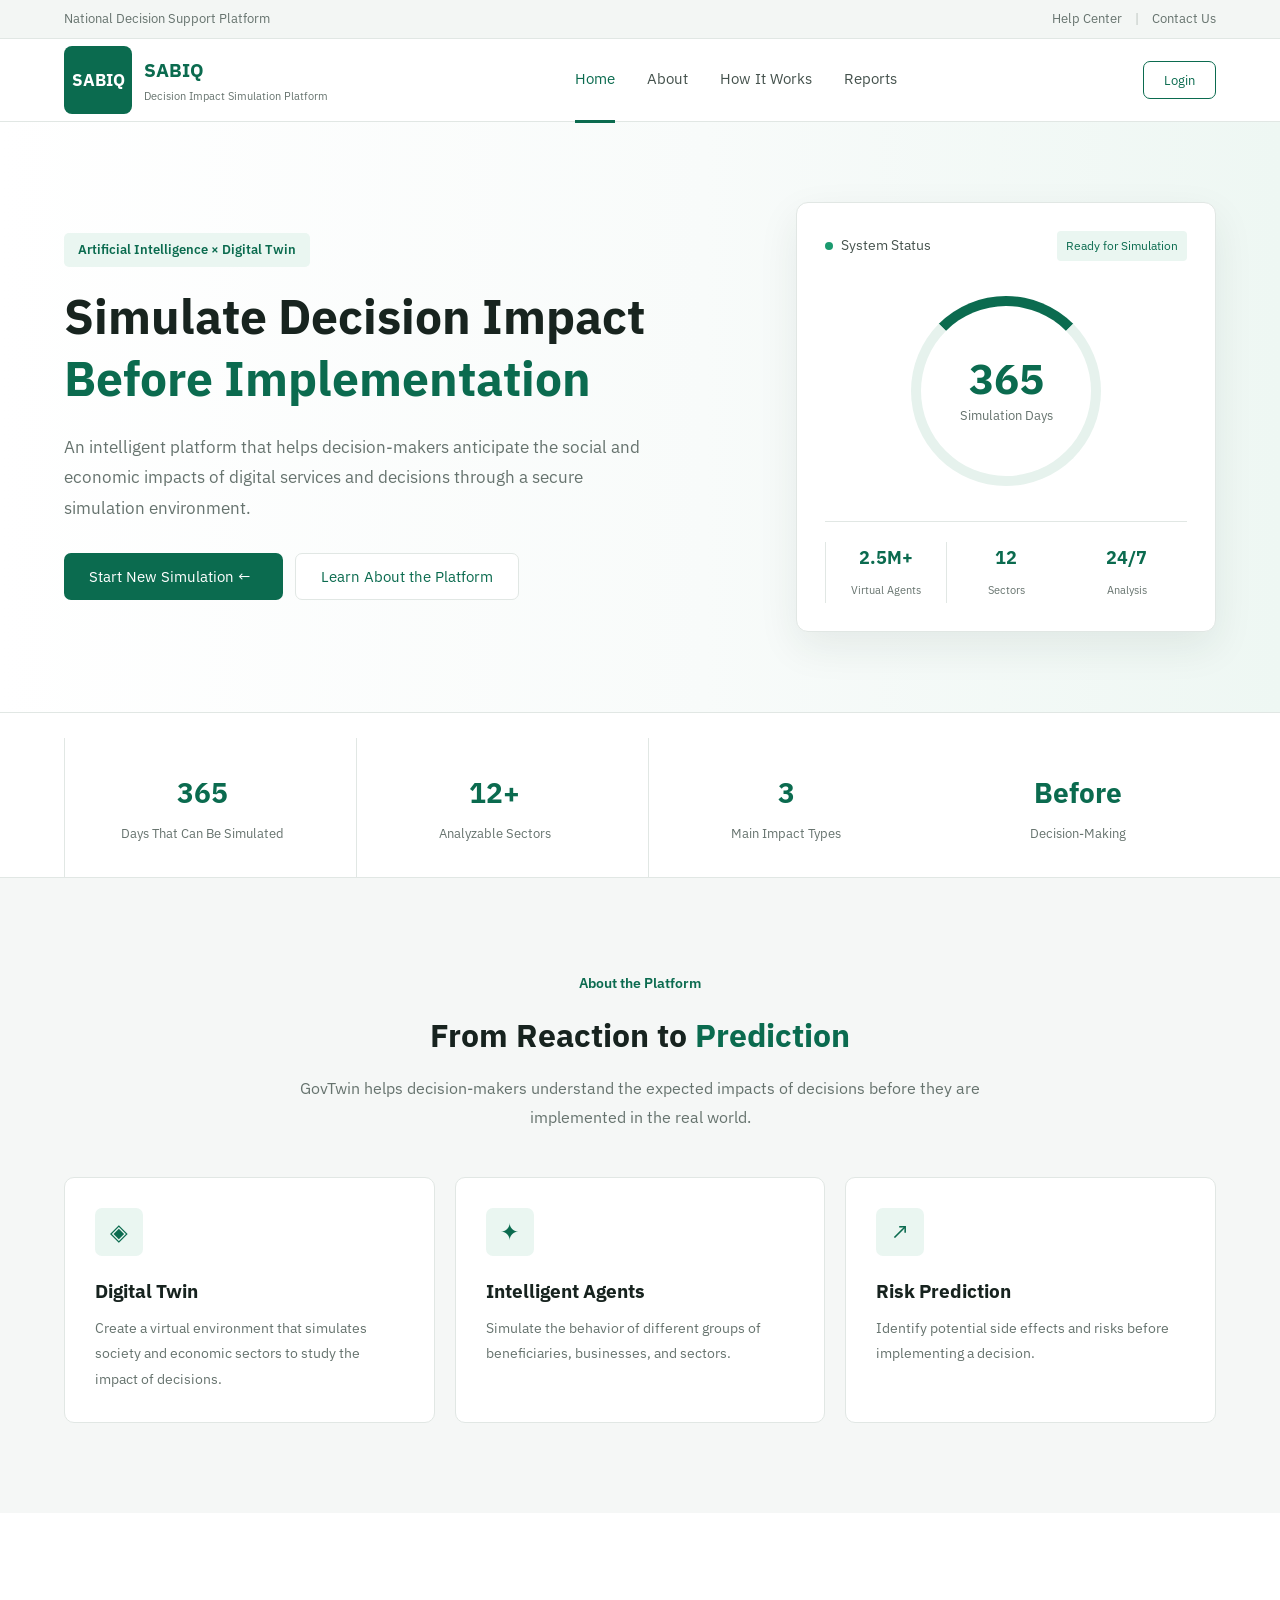
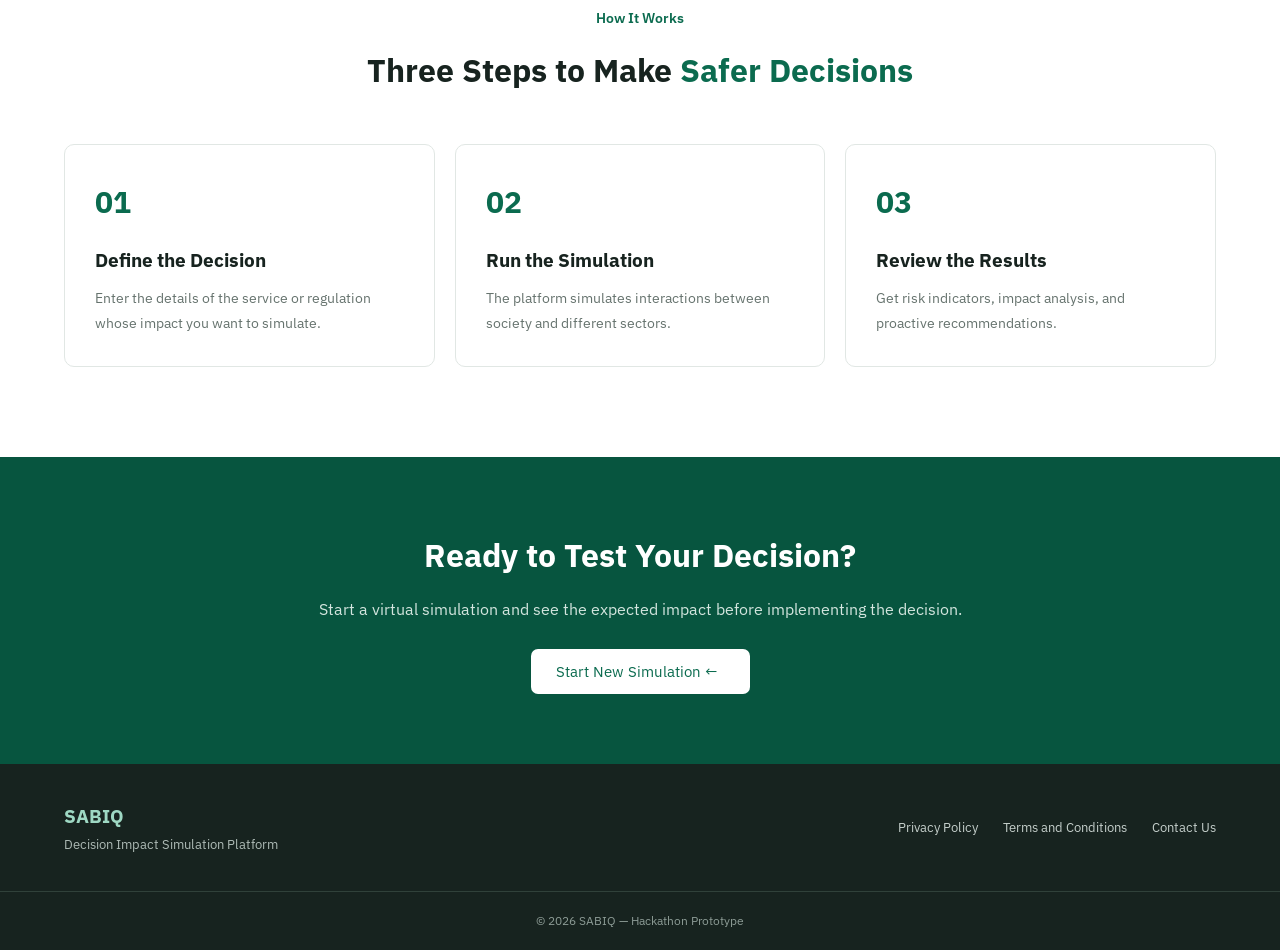
<file: index.html>
<!DOCTYPE html>
<html lang="en" dir="ltr">

<head>

    <meta charset="UTF-8">
    <meta name="viewport" content="width=device-width, initial-scale=1.0">
    
    <title>SABIQ — Decision Impact Simulation Platform</title>

    <!-- English Font -->
    <link rel="preconnect" href="https://fonts.googleapis.com">
    <link rel="preconnect" href="https://fonts.gstatic.com" crossorigin>

    <link href="https://fonts.googleapis.com/css2?family=IBM+Plex+Sans:wght@400;500;600;700&display=swap" rel="stylesheet">

    <link rel="stylesheet" href="style.css">

</head>


<!-- Login Modal -->

<div id="loginModal" class="modal">

    <div class="modal-content">

        <button class="close-btn" onclick="closeLogin()">×</button>

        <div class="modal-header">

            <h2>Login</h2>

            <p>Access the SABIQ Platform</p>

        </div>

        <form onsubmit="demoLogin(event)">

            <div class="form-group">

                <label>Email Address</label>

                <input
                    type="email"
                    placeholder="example@gov.sa"
                    required
                >

            </div>

            <div class="form-group">

                <label>Password</label>

                <input
                    type="password"
                    placeholder="Enter your password"
                    required
                >

            </div>

            <button
                type="submit"
                class="primary-btn modal-login-btn"
            >
                Login
            </button>

        </form>

        <div class="login-note">
            Demo version — login information is not stored
        </div>

    </div>

</div>


<!-- Privacy Policy Modal -->

<div id="privacyModal" class="modal">

    <div class="modal-content privacy-content">

        <button class="close-btn" onclick="closePrivacy()">×</button>

        <div class="modal-header">

            <h2>Privacy Policy</h2>

            <p>Data Protection and Usage</p>

        </div>

        <p>
            SABIQ is designed as a prototype to support decision-making
            through digital simulation and analysis of potential decision impacts.
        </p>

        <p>
            The prototype platform uses simulated and anonymized data
            for simulation and analysis purposes. No real personal data is used.
        </p>

        <p>
            The results are intended to help decision-makers understand
            potential scenarios and do not represent a guaranteed prediction
            of what will happen in reality.
        </p>

    </div>

</div>


<body>

    <!-- Top Bar -->

    <div class="top-bar">

        <div class="container top-content">

            <span>
                National Decision Support Platform
            </span>

            <div>

                <a href="#">
                    Help Center
                </a>

                <span class="separator">
                    |
                </span>

                <a href="#">
                    Contact Us
                </a>

            </div>

        </div>

    </div>


    <!-- Header -->

    <header>

        <div class="container navbar">

            <div class="brand">

                <div class="logo">
                    SABIQ
                </div>

                <div class="brand-text">

                    <strong>
                        SABIQ
                    </strong>

                    <span>
                        Decision Impact Simulation Platform
                    </span>

                </div>

            </div>


            <nav>

                <a href="#" class="active">
                    Home
                </a>

                <a href="#about">
                    About
                </a>

                <a href="#how">
                    How It Works
                </a>

                <a href="#reports">
                    Reports
                </a>

            </nav>


            <button
                class="login-btn"
                onclick="openLogin()"
            >
                Login
            </button>

        </div>

    </header>


    <!-- Main Content -->

    <main>


        <!-- Hero -->

        <section class="hero">

            <div class="container hero-content">

                <div class="hero-text">

                    <span class="section-label">
                        Artificial Intelligence × Digital Twin
                    </span>

                    <h1>

                        Simulate Decision Impact

                        <br>

                        <span>Before Implementation</span>

                    </h1>

                    <p>
                        An intelligent platform that helps decision-makers
                        anticipate the social and economic impacts of digital
                        services and decisions through a secure simulation environment.
                    </p>

                    <div class="hero-buttons">

                        <button
                            class="primary-btn"
                            onclick="startSimulation()"
                        >

                            Start New Simulation

                            <span>←</span>

                        </button>


                        <button
                            class="secondary-btn"
                            onclick="learnMore()"
                        >
                            Learn About the Platform
                        </button>

                    </div>

                </div>


                <!-- Simulation Card -->

                <div class="simulation-card">

                    <div class="card-title">

                        <div>

                            <span class="live-dot"></span>

                            System Status

                        </div>

                        <span class="ready">
                            Ready for Simulation
                        </span>

                    </div>


                    <div class="simulation-circle">

                        <div class="circle-content">

                            <strong>
                                365
                            </strong>

                            <span>
                                Simulation Days
                            </span>

                        </div>

                    </div>


                    <div class="card-stats">

                        <div>

                            <strong>
                                2.5M+
                            </strong>

                            <span>
                                Virtual Agents
                            </span>

                        </div>


                        <div>

                            <strong>
                                12
                            </strong>

                            <span>
                                Sectors
                            </span>

                        </div>


                        <div>

                            <strong>
                                24/7
                            </strong>

                            <span>
                                Analysis
                            </span>

                        </div>

                    </div>

                </div>

            </div>

        </section>


        <!-- Statistics -->

        <section class="stats-section">

            <div class="container stats-grid">

                <div class="stat">

                    <strong>
                        365
                    </strong>

                    <span>
                        Days That Can Be Simulated
                    </span>

                </div>


                <div class="stat">

                    <strong>
                        12+
                    </strong>

                    <span>
                        Analyzable Sectors
                    </span>

                </div>


                <div class="stat">

                    <strong>
                        3
                    </strong>

                    <span>
                        Main Impact Types
                    </span>

                </div>


                <div class="stat">

                    <strong>
                        Before
                    </strong>

                    <span>
                        Decision-Making
                    </span>

                </div>

            </div>

        </section>


        <!-- About Platform -->

        <section
            id="about"
            class="about section"
        >

            <div class="container">

                <div class="section-heading">

                    <span>
                        About the Platform
                    </span>

                    <h2>

                        From Reaction to

                        <strong>
                            Prediction
                        </strong>

                    </h2>

                    <p>
                        GovTwin helps decision-makers understand the
                        expected impacts of decisions before they are
                        implemented in the real world.
                    </p>

                </div>


                <div class="feature-grid">


                    <div class="feature-card">

                        <div class="icon">
                            ◈
                        </div>

                        <h3>
                            Digital Twin
                        </h3>

                        <p>
                            Create a virtual environment that simulates
                            society and economic sectors to study the
                            impact of decisions.
                        </p>

                    </div>


                    <div class="feature-card">

                        <div class="icon">
                            ✦
                        </div>

                        <h3>
                            Intelligent Agents
                        </h3>

                        <p>
                            Simulate the behavior of different groups
                            of beneficiaries, businesses, and sectors.
                        </p>

                    </div>


                    <div class="feature-card">

                        <div class="icon">
                            ↗
                        </div>

                        <h3>
                            Risk Prediction
                        </h3>

                        <p>
                            Identify potential side effects and risks
                            before implementing a decision.
                        </p>

                    </div>

                </div>

            </div>

        </section>


        <!-- How It Works -->

        <section
            id="how"
            class="how section"
        >

            <div class="container">

                <div class="section-heading">

                    <span>
                        How It Works
                    </span>

                    <h2>

                        Three Steps to Make

                        <strong>
                            Safer Decisions
                        </strong>

                    </h2>

                </div>


                <div class="steps">


                    <div class="step">

                        <div class="step-number">
                            01
                        </div>

                        <h3>
                            Define the Decision
                        </h3>

                        <p>
                            Enter the details of the service or regulation
                            whose impact you want to simulate.
                        </p>

                    </div>


                    <div class="step">

                        <div class="step-number">
                            02
                        </div>

                        <h3>
                            Run the Simulation
                        </h3>

                        <p>
                            The platform simulates interactions between
                            society and different sectors.
                        </p>

                    </div>


                    <div class="step">

                        <div class="step-number">
                            03
                        </div>

                        <h3>
                            Review the Results
                        </h3>

                        <p>
                            Get risk indicators, impact analysis,
                            and proactive recommendations.
                        </p>

                    </div>

                </div>

            </div>

        </section>


        <!-- CTA -->

        <section class="cta">

            <div class="container">

                <h2>
                    Ready to Test Your Decision?
                </h2>

                <p>
                    Start a virtual simulation and see the expected
                    impact before implementing the decision.
                </p>

                <button
                    class="primary-btn"
                    onclick="startSimulation()"
                >

                    Start New Simulation

                    <span>←</span>

                </button>

            </div>

        </section>

    </main>


    <!-- Footer -->

    <footer>

        <div class="container footer-content">

            <div>

                <strong>
                    SABIQ
                </strong>

                <p>
                    Decision Impact Simulation Platform
                </p>

            </div>


            <div class="footer-links">

                <a
                    href="#"
                    onclick="openPrivacy(); return false;"
                >
                    Privacy Policy
                </a>

                <a href="#">
                    Terms and Conditions
                </a>

                <a href="#">
                    Contact Us
                </a>

            </div>

        </div>


        <div class="copyright">

            © 2026 SABIQ — Hackathon Prototype

        </div>

    </footer>


    <script src="script.js"></script>

</body>

</html>
</file>
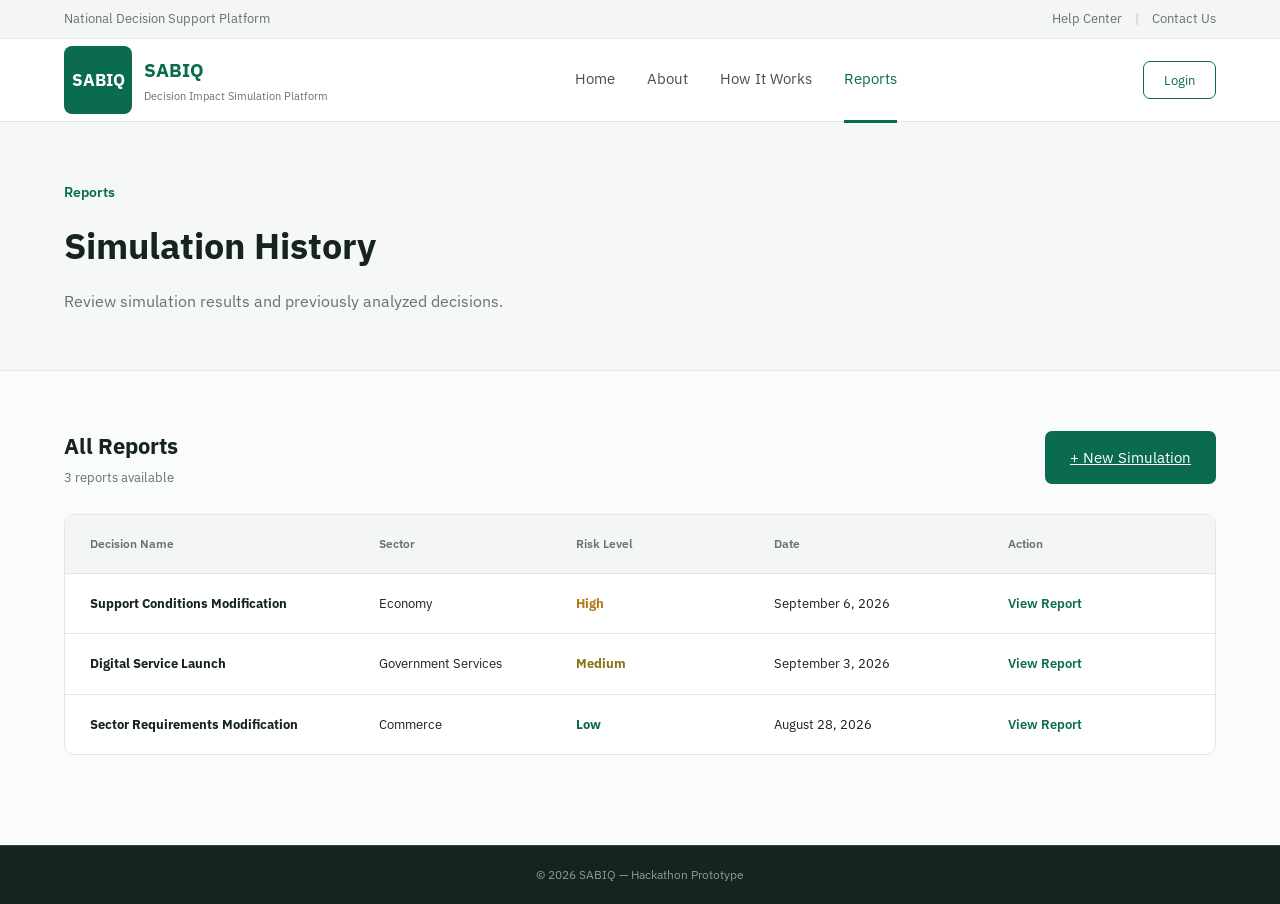
<file: Report.html>
<!DOCTYPE html>
<html lang="en" dir="ltr">

<head>

    <meta charset="UTF-8">

    <meta name="viewport" content="width=device-width, initial-scale=1.0">

    <title>Reports | SABIQ</title>

    <link rel="preconnect" href="https://fonts.googleapis.com">
    <link rel="preconnect" href="https://fonts.gstatic.com" crossorigin>

    <link
        href="https://fonts.googleapis.com/css2?family=IBM+Plex+Sans:wght@400;500;600;700&display=swap"
        rel="stylesheet"
    >

    <link rel="stylesheet" href="style.css">

</head>


<body>


    <div class="top-bar">

        <div class="container top-content">

            <span>
                National Decision Support Platform
            </span>

            <div>

                <a href="#">
                    Help Center
                </a>

                <span class="separator">|</span>

                <a href="#">
                    Contact Us
                </a>

            </div>

        </div>

    </div>


    <header>

        <div class="container navbar">

            <div class="brand">

                <div class="logo">
                    SABIQ
                </div>

                <div class="brand-text">

                    <strong>
                        SABIQ
                    </strong>

                    <span>
                        Decision Impact Simulation Platform
                    </span>

                </div>

            </div>


            <nav>

                <a href="index.html">
                    Home
                </a>

                <a href="index.html#about">
                    About
                </a>

                <a href="index.html#how">
                    How It Works
                </a>

                <a href="reports.html" class="active">
                    Reports
                </a>

            </nav>


            <button class="login-btn">
                Login
            </button>

        </div>

    </header>


    <main>

        <section class="page-header">

            <div class="container">

                <span>
                    Reports
                </span>

                <h1>
                    Simulation History
                </h1>

                <p>
                    Review simulation results and previously analyzed decisions.
                </p>

            </div>

        </section>


        <section class="reports-section">

            <div class="container">


                <div class="reports-header">

                    <div>

                        <h2>
                            All Reports
                        </h2>

                        <p>
                            3 reports available
                        </p>

                    </div>

                    <a
                        href="simulation.html"
                        class="primary-btn"
                    >
                        + New Simulation
                    </a>

                </div>


                <div class="reports-table">

                    <div class="table-head">

                        <span>
                            Decision Name
                        </span>

                        <span>
                            Sector
                        </span>

                        <span>
                            Risk Level
                        </span>

                        <span>
                            Date
                        </span>

                        <span>
                            Action
                        </span>

                    </div>


                    <div class="table-row">

                        <strong>
                            Support Conditions Modification
                        </strong>

                        <span>
                            Economy
                        </span>

                        <span class="high">
                            High
                        </span>

                        <span>
                            September 6, 2026
                        </span>

                        <a href="results.html">
                            View Report
                        </a>

                    </div>


                    <div class="table-row">

                        <strong>
                            Digital Service Launch
                        </strong>

                        <span>
                            Government Services
                        </span>

                        <span class="medium">
                            Medium
                        </span>

                        <span>
                            September 3, 2026
                        </span>

                        <a href="results.html">
                            View Report
                        </a>

                    </div>


                    <div class="table-row">

                        <strong>
                            Sector Requirements Modification
                        </strong>

                        <span>
                            Commerce
                        </span>

                        <span class="low">
                            Low
                        </span>

                        <span>
                            August 28, 2026
                        </span>

                        <a href="results.html">
                            View Report
                        </a>

                    </div>

                </div>


            </div>

        </section>

    </main>


    <footer>

        <div class="copyright">
            © 2026 SABIQ — Hackathon Prototype
        </div>

    </footer>


</body>

</html>
</file>
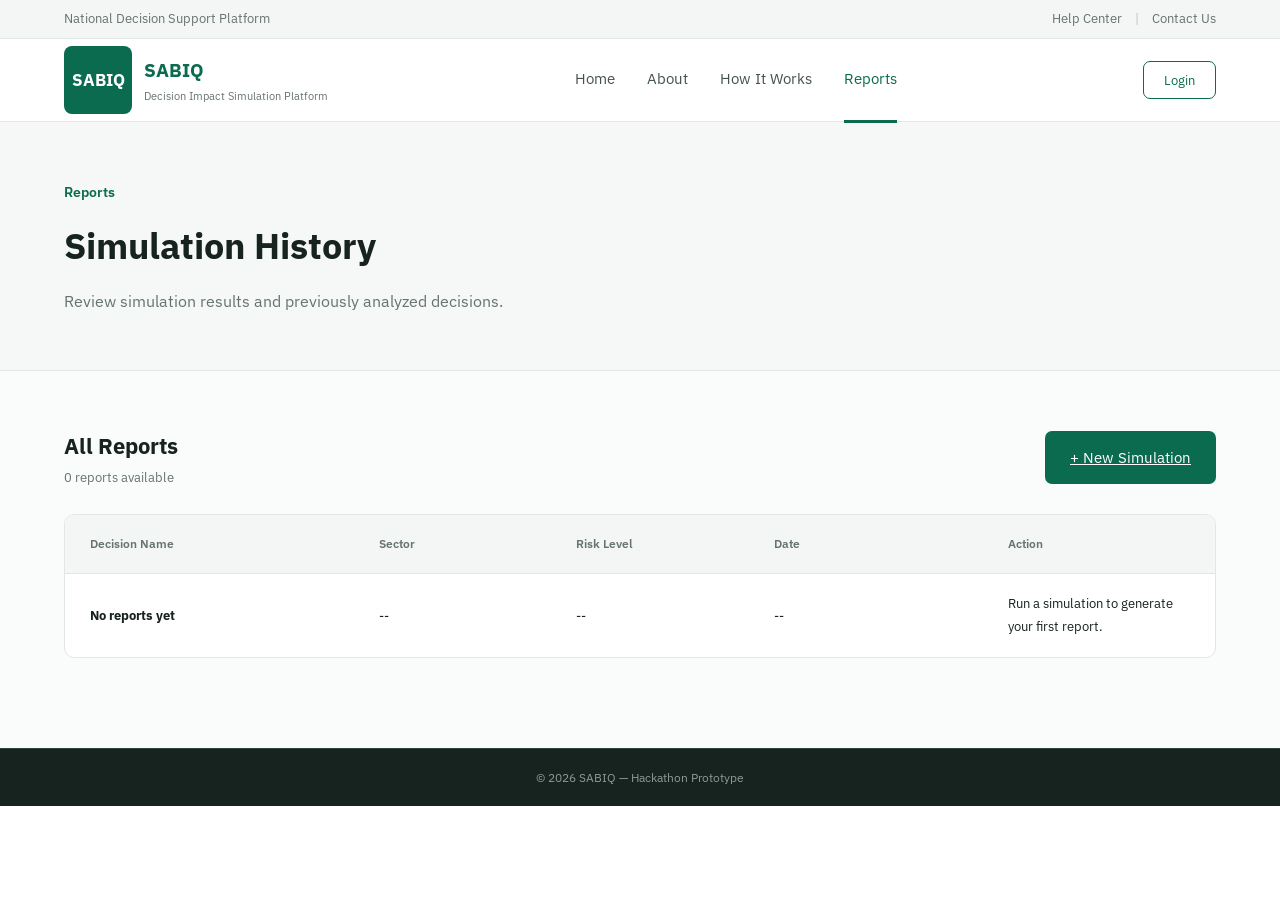
<file: reports.html>
<!DOCTYPE html>
<html lang="en" dir="ltr">

<head>

    <meta charset="UTF-8">

    <meta name="viewport" content="width=device-width, initial-scale=1.0">

    <title>Reports | SABIQ</title>

    <link rel="preconnect" href="https://fonts.googleapis.com">
    <link rel="preconnect" href="https://fonts.gstatic.com" crossorigin>

    <link
        href="https://fonts.googleapis.com/css2?family=IBM+Plex+Sans:wght@400;500;600;700&display=swap"
        rel="stylesheet"
    >

    <link rel="stylesheet" href="style.css">

</head>


<body>


    <div class="top-bar">

        <div class="container top-content">

            <span>
                National Decision Support Platform
            </span>

            <div>

                <a href="#">
                    Help Center
                </a>

                <span class="separator">|</span>

                <a href="#">
                    Contact Us
                </a>

            </div>

        </div>

    </div>


    <header>

        <div class="container navbar">

            <div class="brand">

                <div class="logo">
                    SABIQ
                </div>

                <div class="brand-text">

                    <strong>
                        SABIQ
                    </strong>

                    <span>
                        Decision Impact Simulation Platform
                    </span>

                </div>

            </div>


            <nav>

                <a href="index.html">
                    Home
                </a>

                <a href="index.html#about">
                    About
                </a>

                <a href="index.html#how">
                    How It Works
                </a>

                <a href="reports.html" class="active">
                    Reports
                </a>

            </nav>


            <button class="login-btn">
                Login
            </button>

        </div>

    </header>


    <main>

        <section class="page-header">

            <div class="container">

                <span>
                    Reports
                </span>

                <h1>
                    Simulation History
                </h1>

                <p>
                    Review simulation results and previously analyzed decisions.
                </p>

            </div>

        </section>


        <section class="reports-section">

            <div class="container">


                <div class="reports-header">

                    <div>

                        <h2>
                            All Reports
                        </h2>

                        <p>
                            3 reports available
                        </p>

                    </div>

                    <a
                        href="simulation.html"
                        class="primary-btn"
                    >
                        + New Simulation
                    </a>

                </div>


                <div class="reports-table">

                    <div class="table-head">

                        <span>
                            Decision Name
                        </span>

                        <span>
                            Sector
                        </span>

                        <span>
                            Risk Level
                        </span>

                        <span>
                            Date
                        </span>

                        <span>
                            Action
                        </span>

                    </div>


                    <div id="historyRows">

                    </div>

                </div>


            </div>

        </section>

    </main>


    <footer>

        <div class="copyright">
            © 2026 SABIQ — Hackathon Prototype
        </div>

    </footer>


<script src="script.js"></script>

</body>

</html>
</file>
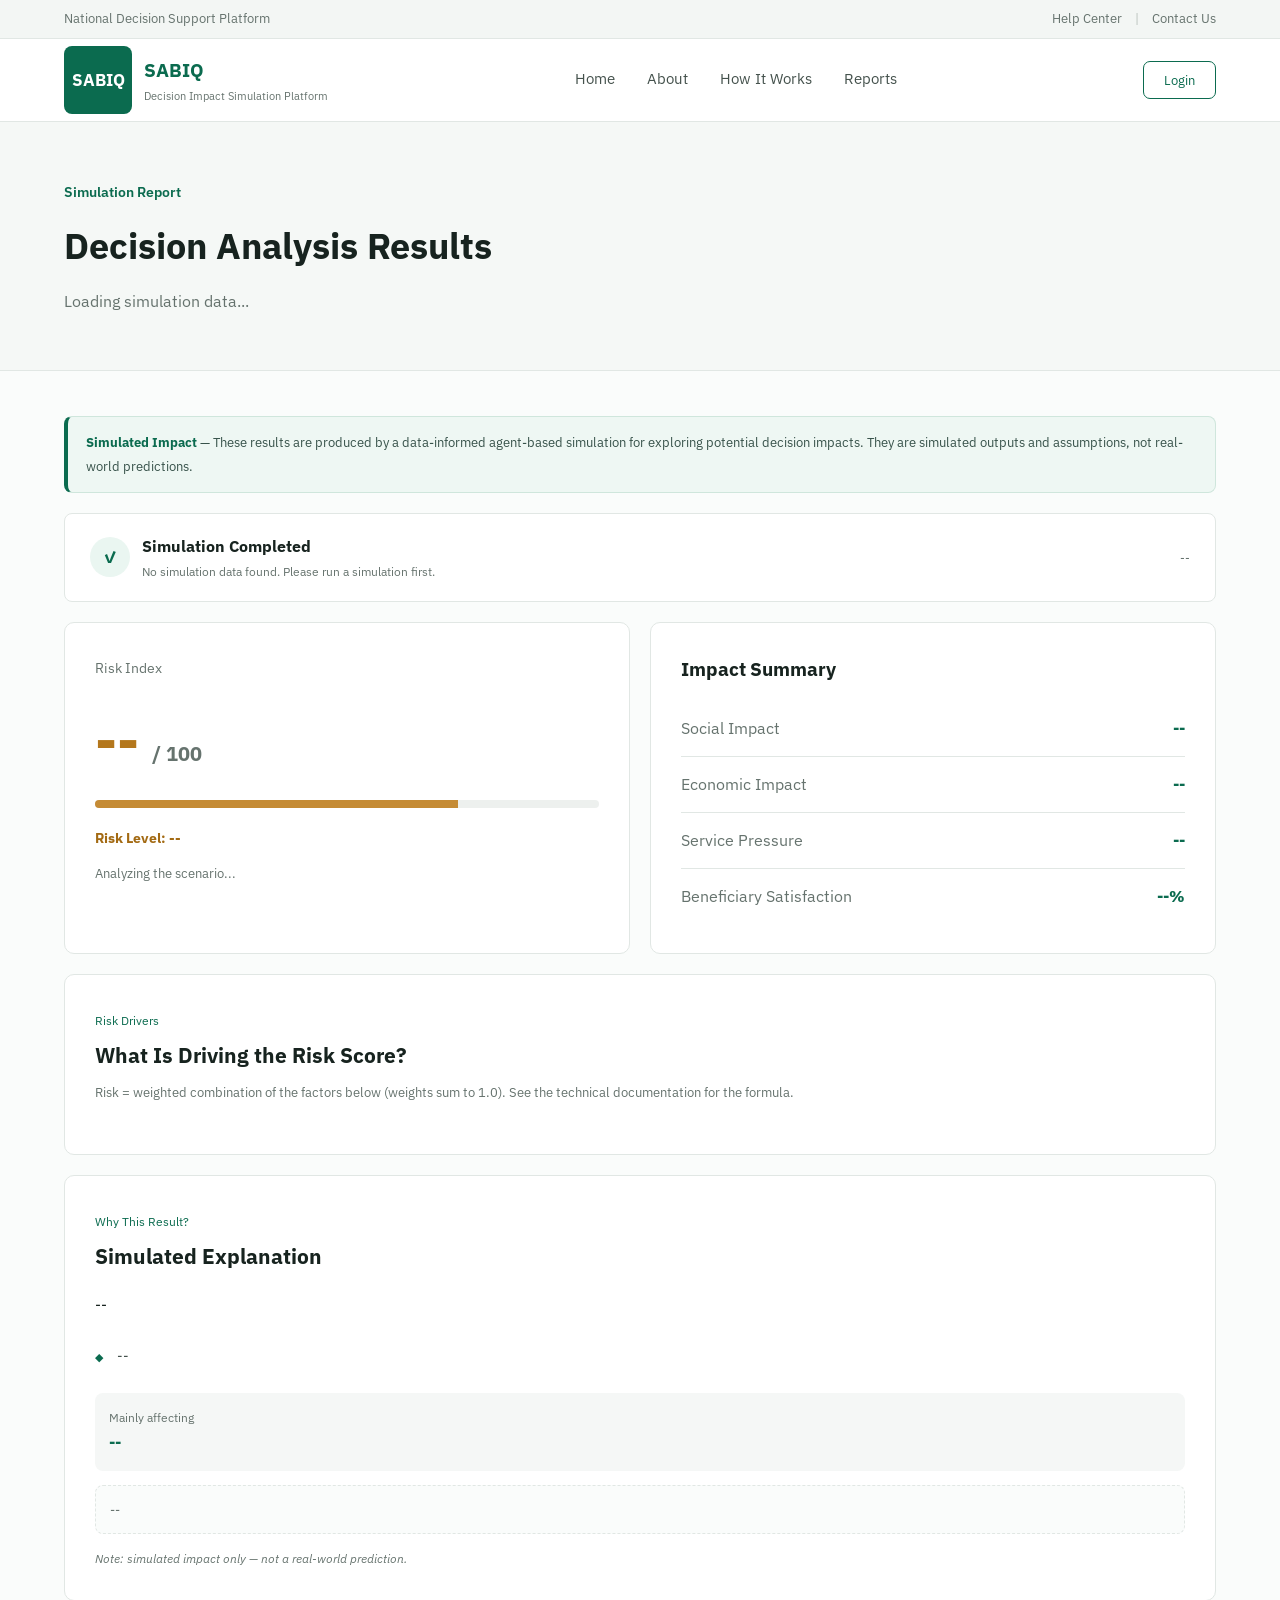
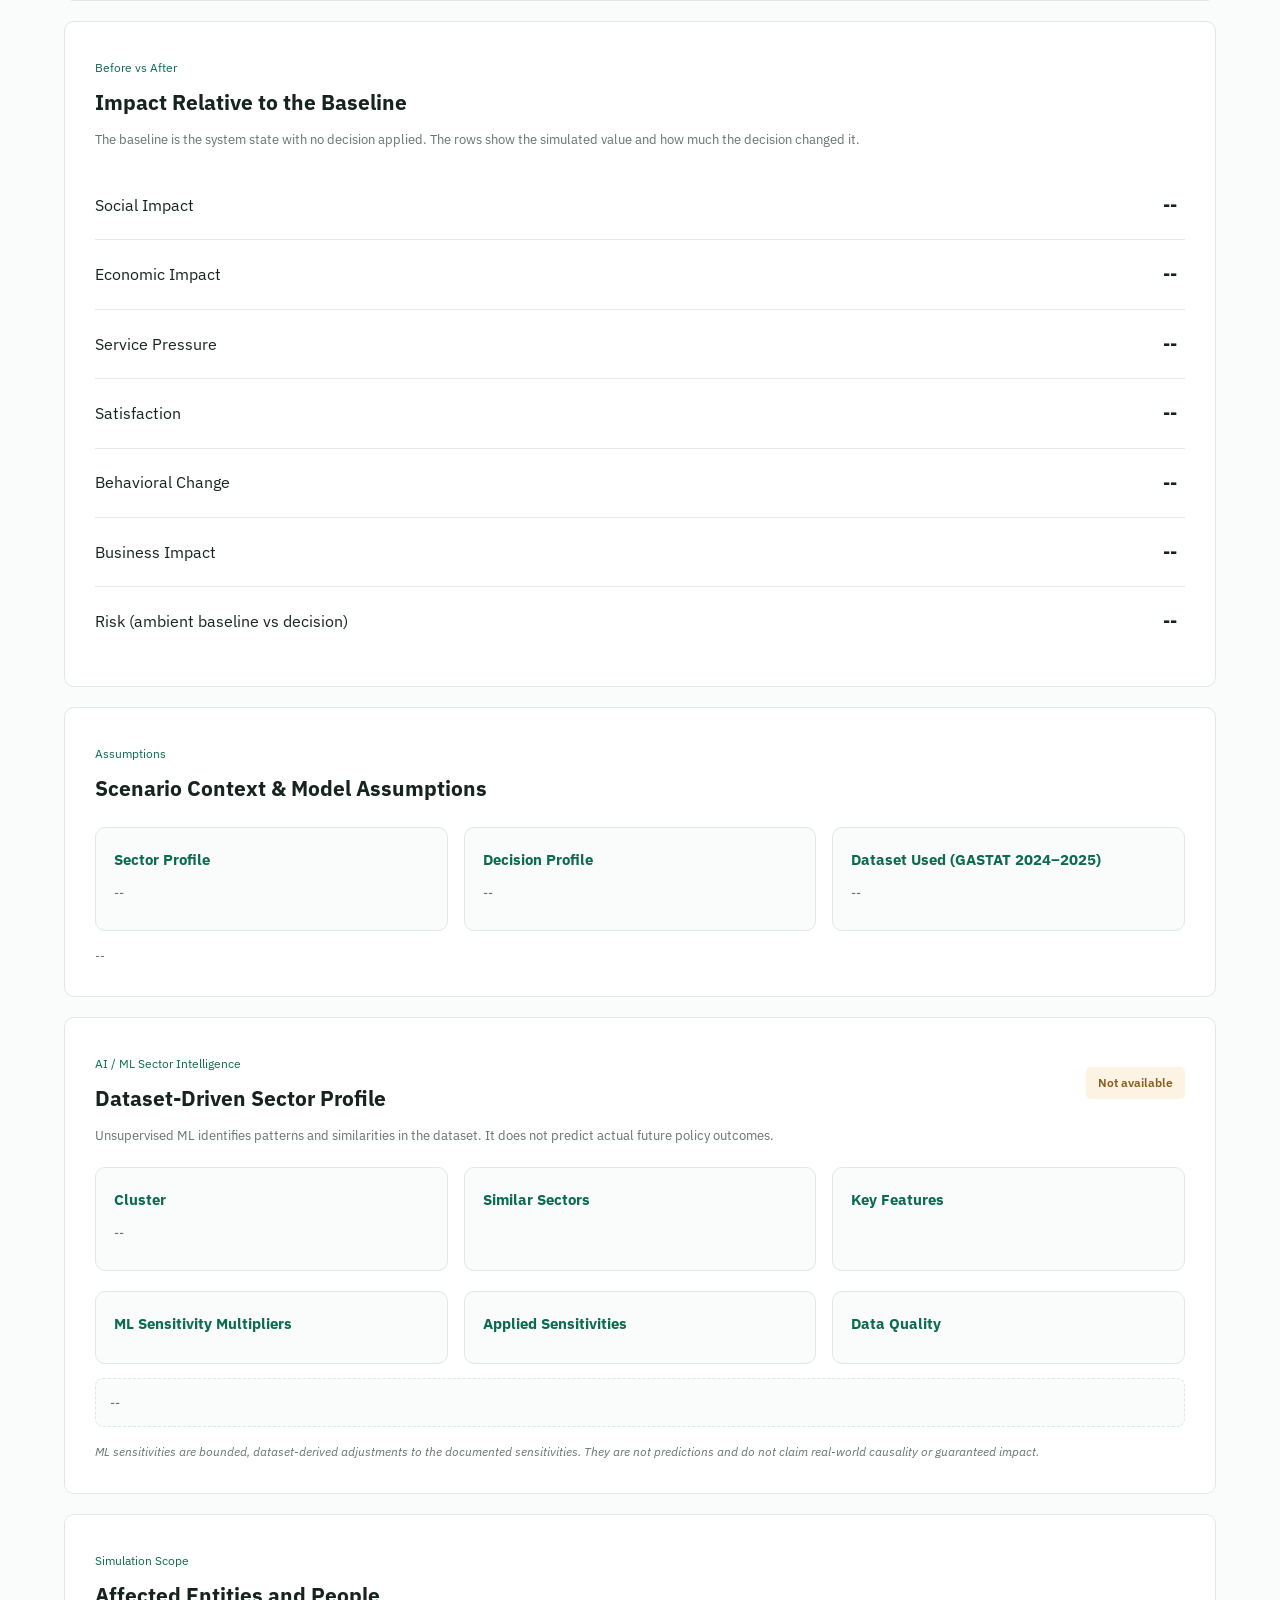
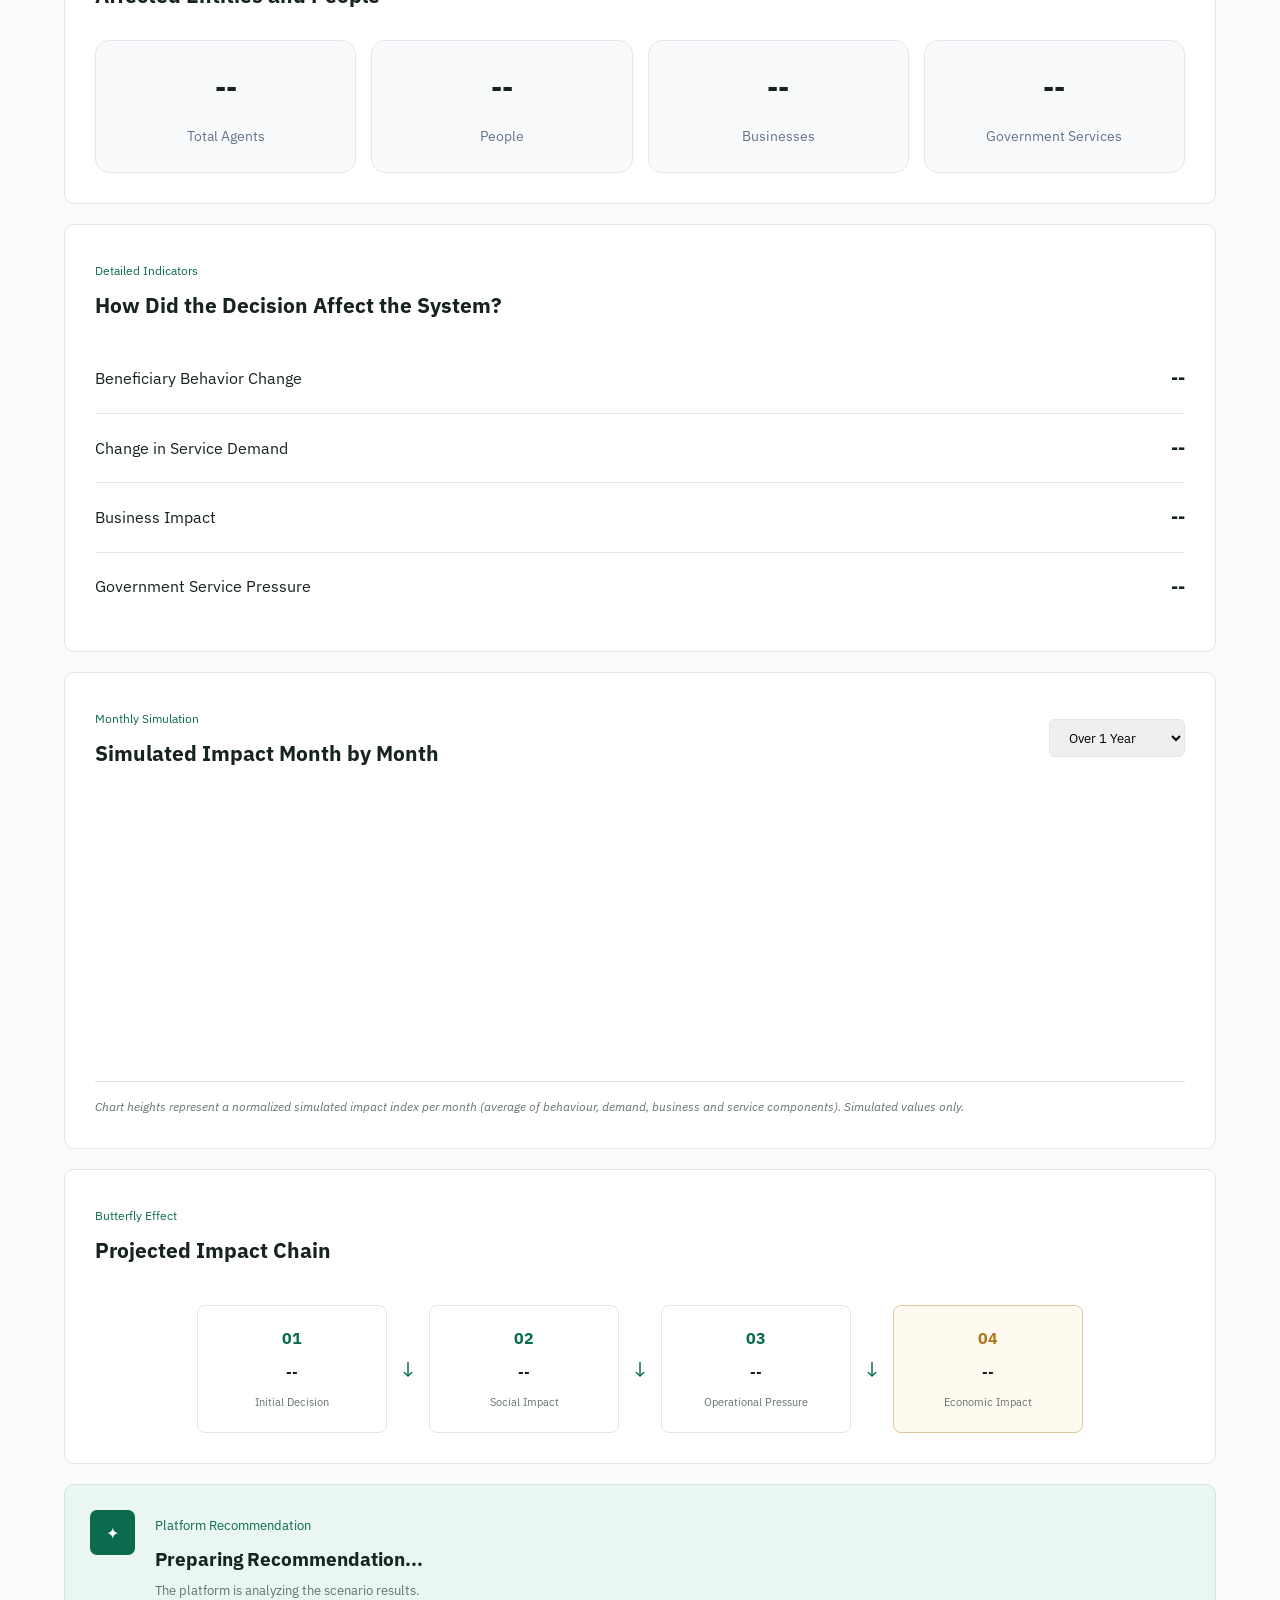
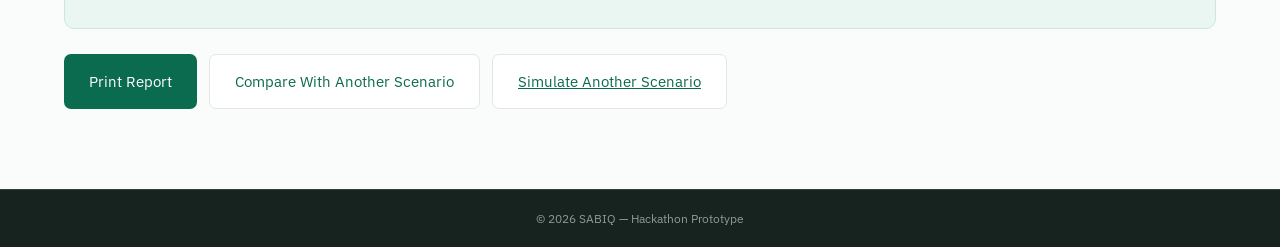
<file: results.html>
<!DOCTYPE html>
<html lang="en" dir="ltr">

<head>

    <meta charset="UTF-8">

    <meta name="viewport"
          content="width=device-width, initial-scale=1.0">

    <title>Simulation Results | SABIQ</title>

    <link rel="preconnect"
          href="https://fonts.googleapis.com">

    <link rel="preconnect"
          href="https://fonts.gstatic.com"
          crossorigin>

    <link
        href="https://fonts.googleapis.com/css2?family=IBM+Plex+Sans:wght@400;500;600;700&display=swap"
        rel="stylesheet">

    <link rel="stylesheet"
          href="style.css">

</head>


<body>


    <!-- Top -->

    <div class="top-bar">

        <div class="container top-content">

            <span>
                National Decision Support Platform
            </span>

            <div>

                <a href="#">
                    Help Center
                </a>

                <span class="separator">
                    |
                </span>

                <a href="#">
                    Contact Us
                </a>

            </div>

        </div>

    </div>


    <!-- Navbar -->

    <header>

        <div class="container navbar">

            <div class="brand">

                <div class="logo">
                    SABIQ
                </div>

                <div class="brand-text">

                    <strong>
                        SABIQ
                    </strong>

                    <span>
                        Decision Impact Simulation Platform
                    </span>

                </div>

            </div>


            <nav>

                <a href="index.html">
                    Home
                </a>

                <a href="index.html#about">
                    About
                </a>

                <a href="index.html#how">
                    How It Works
                </a>

                <a href="reports.html">
                    Reports
                </a>

            </nav>


            <button
                class="login-btn"
                onclick="openLogin()">

                Login

            </button>

        </div>

    </header>


    <main>


        <!-- Header -->

        <section class="page-header">

            <div class="container">

                <span>
                    Simulation Report
                </span>

                <h1>
                    Decision Analysis Results
                </h1>

                <p id="resultSubtitle">
                    Loading simulation data...
                </p>

            </div>

        </section>


        <section class="results-section">

            <div class="container">


                <!-- Methodology notice -->

                <div class="method-note">
                    <strong>Simulated Impact</strong>
                    — These results are produced by a data-informed agent-based
                    simulation for exploring potential decision impacts. They are
                    simulated outputs and assumptions, not real-world predictions.
                </div>


                <!-- Status -->

                <div class="result-status">

                    <div>

                        <span class="success-icon">
                            ✓
                        </span>

                        <div>

                            <strong>
                                Simulation Completed
                            </strong>

                            <p id="simulationStatus">
                                The hypothetical scenario has been analyzed.
                            </p>

                        </div>

                    </div>


                    <span class="date" id="simulationDate">
                        --
                    </span>

                </div>


                <!-- Risk + Summary -->

                <div class="results-grid">


                    <!-- Risk -->

                    <div class="risk-card">

                        <span>
                            Risk Index
                        </span>


                        <div class="risk-number">

                            <span id="riskScore">
                                --
                            </span>

                            <small>
                                / 100
                            </small>

                        </div>


                        <div class="risk-bar">

                            <div></div>

                        </div>


                        <strong
                            id="riskLevel"
                            class="risk-high">

                            Risk Level: --

                        </strong>


                        <p id="riskDescription">
                            Analyzing the scenario...
                        </p>

                    </div>


                    <!-- Summary -->

                    <div class="summary-card">

                        <h3>
                            Impact Summary
                        </h3>


                        <div class="impact-row">

                            <span>
                                Social Impact
                            </span>

                            <strong id="socialImpact">
                                --
                            </strong>

                        </div>


                        <div class="impact-row">

                            <span>
                                Economic Impact
                            </span>

                            <strong id="economicImpact">
                                --
                            </strong>

                        </div>


                        <div class="impact-row">

                            <span>
                                Service Pressure
                            </span>

                            <strong id="servicePressure">
                                --
                            </strong>

                        </div>


                        <div class="impact-row">

                            <span>
                                Beneficiary Satisfaction
                            </span>

                            <strong id="satisfaction">
                                --%
                            </strong>

                        </div>

                    </div>

                </div>


                <!-- ============================
                     Risk Breakdown
                     ============================ -->

                <div class="dashboard-card">

                    <div class="dashboard-title">

                        <div>

                            <span>
                                Risk Drivers
                            </span>

                            <h2>
                                What Is Driving the Risk Score?
                            </h2>

                        </div>

                    </div>

                    <p class="card-sub">
                        Risk = weighted combination of the factors below
                        (weights sum to 1.0). See the technical documentation for the formula.
                    </p>

                    <div id="riskBreakdownList" class="breakdown-list">
                        <!-- populated by JS -->
                    </div>

                </div>


                <!-- ============================
                     Explanation
                     ============================ -->

                <div class="dashboard-card">

                    <div class="dashboard-title">

                        <div>

                            <span>
                                Why This Result?
                            </span>

                            <h2>
                                Simulated Explanation
                            </h2>

                        </div>

                    </div>

                    <p id="explanationSummary" class="explain-summary">
                        --
                    </p>

                    <ul id="explanationDrivers" class="explain-drivers">
                        <li>--</li>
                    </ul>

                    <div class="explain-meta">

                        <div>
                            <span>Mainly affecting</span>
                            <strong id="explanationGroup">--</strong>
                        </div>

                    </div>

                    <p id="explanationEvidence" class="explain-evidence">
                        --
                    </p>

                    <p class="note-text">
                        Note: simulated impact only — not a real-world prediction.
                    </p>

                </div>


                <!-- ============================
                     Impact vs Baseline
                     ============================ -->

                <div class="dashboard-card">

                    <div class="dashboard-title">

                        <div>

                            <span>
                                Before vs After
                            </span>

                            <h2>
                                Impact Relative to the Baseline
                            </h2>

                        </div>

                    </div>

                    <p class="card-sub">
                        The baseline is the system state with no decision applied.
                        The rows show the simulated value and how much the decision
                        changed it.
                    </p>

                    <div class="detailed-impact">

                        <div class="detail-row">
                            <span>Social Impact</span>
                            <strong><span id="blSocialValue">--</span>
                                <small class="delta" id="blSocialDelta"></small></strong>
                        </div>

                        <div class="detail-row">
                            <span>Economic Impact</span>
                            <strong><span id="blEconomicValue">--</span>
                                <small class="delta" id="blEconomicDelta"></small></strong>
                        </div>

                        <div class="detail-row">
                            <span>Service Pressure</span>
                            <strong><span id="blServiceValue">--</span>
                                <small class="delta" id="blServiceDelta"></small></strong>
                        </div>

                        <div class="detail-row">
                            <span>Satisfaction</span>
                            <strong><span id="blSatisfactionValue">--</span>
                                <small class="delta" id="blSatisfactionDelta"></small></strong>
                        </div>

                        <div class="detail-row">
                            <span>Behavioral Change</span>
                            <strong><span id="blBehaviorValue">--</span>
                                <small class="delta" id="blBehaviorDelta"></small></strong>
                        </div>

                        <div class="detail-row">
                            <span>Business Impact</span>
                            <strong><span id="blBusinessValue">--</span>
                                <small class="delta" id="blBusinessDelta"></small></strong>
                        </div>

                        <div class="detail-row">
                            <span>Risk (ambient baseline vs decision)</span>
                            <strong><span id="blRiskValue">--</span>
                                <small class="delta" id="blRiskDelta"></small></strong>
                        </div>

                    </div>

                </div>


                <!-- ============================
                     Scenario Context / Assumptions
                     ============================ -->

                <div class="dashboard-card">

                    <div class="dashboard-title">

                        <div>

                            <span>
                                Assumptions
                            </span>

                            <h2>
                                Scenario Context &amp; Model Assumptions
                            </h2>

                        </div>

                    </div>

                    <div class="context-grid">

                        <div class="context-box" id="sectorContextBox">

                            <h3>Sector Profile</h3>

                            <p id="sectorProfileLine">
                                --
                            </p>

                            <ul id="sectorSensitivities" class="context-list"></ul>

                        </div>


                        <div class="context-box" id="decisionContextBox">

                            <h3>Decision Profile</h3>

                            <p id="decisionProfileLine">
                                --
                            </p>

                            <ul id="decisionFactors" class="context-list"></ul>

                        </div>


                        <div class="context-box" id="datasetContextBox">

                            <h3>Dataset Used (GASTAT 2024–2025)</h3>

                            <p id="datasetContextLine">
                                --
                            </p>

                            <ul id="datasetIndicators" class="context-list"></ul>

                        </div>

                    </div>

                    <p class="note-text" id="methodologyNote">
                        --
                    </p>

                </div>


                <!-- ============================
                     AI / ML Sector Intelligence
                     ============================ -->

                <div id="mlSection" class="dashboard-card">

                    <div class="dashboard-title">

                        <div>

                            <span>
                                AI / ML Sector Intelligence
                            </span>

                            <h2>
                                Dataset-Driven Sector Profile
                            </h2>

                        </div>

                        <span id="mlStatusBadge" class="tag-off">
                            Not available
                        </span>

                    </div>

                    <p class="card-sub">
                        Unsupervised ML identifies patterns and similarities in the
                        dataset. It does not predict actual future policy outcomes.
                    </p>

                    <div class="context-grid">

                        <div class="context-box">

                            <h3>Cluster</h3>

                            <p id="mlStatusText">
                                --
                            </p>

                            <ul id="mlClusterList" class="context-list"></ul>

                        </div>


                        <div class="context-box">

                            <h3>Similar Sectors</h3>

                            <ul id="mlSimilarSectors" class="context-list"></ul>

                        </div>


                        <div class="context-box">

                            <h3>Key Features</h3>

                            <ul id="mlKeyFeatures" class="context-list"></ul>

                        </div>

                    </div>

                    <div class="context-grid">

                        <div class="context-box">

                            <h3>ML Sensitivity Multipliers</h3>

                            <ul id="mlMultipliers" class="context-list"></ul>

                        </div>


                        <div class="context-box">

                            <h3>Applied Sensitivities</h3>

                            <ul id="mlAppliedSensitivities" class="context-list"></ul>

                        </div>


                        <div class="context-box">

                            <h3>Data Quality</h3>

                            <ul id="mlQuality" class="context-list"></ul>

                        </div>

                    </div>

                    <p id="mlExplanation" class="explain-evidence">
                        --
                    </p>

                    <p class="note-text">
                        ML sensitivities are bounded, dataset-derived adjustments to
                        the documented sensitivities. They are not predictions and do
                        not claim real-world causality or guaranteed impact.
                    </p>

                </div>


                <!-- ============================
                     Simulation Statistics
                     ============================ -->

                <div class="dashboard-card">

                    <div class="dashboard-title">

                        <div>

                            <span>
                                Simulation Scope
                            </span>

                            <h2>
                                Affected Entities and People
                            </h2>

                        </div>

                    </div>


                    <div class="stats-grid">


                        <div class="stat-box">

                            <strong id="agentsSimulated">
                                --
                            </strong>

                            <span>
                                Total Agents
                            </span>

                        </div>


                        <div class="stat-box">

                            <strong id="peopleAgents">
                                --
                            </strong>

                            <span>
                                People
                            </span>

                        </div>


                        <div class="stat-box">

                            <strong id="businessAgents">
                                --
                            </strong>

                            <span>
                                Businesses
                            </span>

                        </div>


                        <div class="stat-box">

                            <strong id="governmentAgents">
                                --
                            </strong>

                            <span>
                                Government Services
                            </span>

                        </div>


                    </div>

                </div>


                <!-- ============================
                     Detailed Impact
                     ============================ -->

                <div class="dashboard-card">

                    <div class="dashboard-title">

                        <div>

                            <span>
                                Detailed Indicators
                            </span>

                            <h2>
                                How Did the Decision Affect the System?
                            </h2>

                        </div>

                    </div>


                    <div class="detailed-impact">


                        <div class="detail-row">

                            <span>
                                Beneficiary Behavior Change
                            </span>

                            <strong id="behaviorChange">
                                --
                            </strong>

                        </div>


                        <div class="detail-row">

                            <span>
                                Change in Service Demand
                            </span>

                            <strong id="demandChange">
                                --
                            </strong>

                        </div>


                        <div class="detail-row">

                            <span>
                                Business Impact
                            </span>

                            <strong id="businessImpact">
                                --
                            </strong>

                        </div>


                        <div class="detail-row">

                            <span>
                                Government Service Pressure
                            </span>

                            <strong id="governmentPressure">
                                --
                            </strong>

                        </div>


                    </div>

                </div>


                <!-- ============================
                     Impact Chart
                     ============================ -->

                <div class="dashboard-card">


                    <div class="dashboard-title">

                        <div>

                            <span>
                                Monthly Simulation
                            </span>

                            <h2>
                                Simulated Impact Month by Month
                            </h2>

                        </div>


                        <select id="durationFilter">

                            <option value="12">
                                Over 1 Year
                            </option>

                            <option value="6">
                                Over 6 Months
                            </option>

                            <option value="3">
                                Over 3 Months
                            </option>

                        </select>

                    </div>


                    <div class="chart-placeholder">

                        <div
                            id="simulationChart"
                            class="simulation-chart">
                        </div>


                        <div
                            id="chartLabels"
                            class="chart-labels">
                        </div>

                    </div>

                    <p class="note-text">
                        Chart heights represent a normalized simulated impact
                        index per month (average of behaviour, demand, business
                        and service components). Simulated values only.
                    </p>

                </div>


                <!-- ============================
                     Butterfly Effect
                     ============================ -->

                <div class="dashboard-card">


                    <div class="dashboard-title">

                        <div>

                            <span>
                                Butterfly Effect
                            </span>

                            <h2>
                                Projected Impact Chain
                            </h2>

                        </div>

                    </div>


                    <div class="domino">


                        <div class="domino-item">

                            <div class="domino-icon">
                                01
                            </div>

                            <strong id="dominoDecision">
                                --
                            </strong>

                            <span>
                                Initial Decision
                            </span>

                        </div>


                        <div class="arrow">
                            ↓
                        </div>


                        <div class="domino-item">

                            <div class="domino-icon">
                                02
                            </div>

                            <strong id="dominoBehavior">
                                --
                            </strong>

                            <span>
                                Social Impact
                            </span>

                        </div>


                        <div class="arrow">
                            ↓
                        </div>


                        <div class="domino-item">

                            <div class="domino-icon">
                                03
                            </div>

                            <strong id="dominoService">
                                --
                            </strong>

                            <span>
                                Operational Pressure
                            </span>

                        </div>


                        <div class="arrow">
                            ↓
                        </div>


                        <div class="domino-item warning">

                            <div class="domino-icon">
                                04
                            </div>

                            <strong id="dominoEconomic">
                                --
                            </strong>

                            <span>
                                Economic Impact
                            </span>

                        </div>


                    </div>

                </div>


                <!-- ============================
                     Recommendation
                     ============================ -->

                <div class="recommendation">


                    <div class="recommendation-icon">
                        ✦
                    </div>


                    <div>

                        <span>
                            Platform Recommendation
                        </span>


                        <h2 id="recommendationTitle">
                            Preparing Recommendation...
                        </h2>


                        <p id="recommendationText">
                            The platform is analyzing the scenario results.
                        </p>

                    </div>

                </div>


                <!-- ============================
                     Scenario Comparison
                     ============================ -->

                <div id="comparisonSection" class="dashboard-card comparison-section" style="display:none;">

                    <div class="dashboard-title">

                        <div>

                            <span>
                                Scenario Comparison
                            </span>

                            <h2>
                                Scenario A vs Scenario B
                            </h2>

                        </div>

                    </div>

                    <p id="comparisonSummary" class="explain-summary">
                        --
                    </p>

                    <div class="compare-cards" id="compareCards">

                        <div class="compare-card">
                            <h3>Scenario A</h3>
                            <p id="compareALabel">--</p>
                            <strong id="compareARisk">--</strong>
                            <span id="compareARiskLevel">--</span>
                        </div>

                        <div class="compare-card">
                            <h3>Scenario B</h3>
                            <p id="compareBLabel">--</p>
                            <strong id="compareBRisk">--</strong>
                            <span id="compareBRiskLevel">--</span>
                        </div>

                    </div>

                    <div class="compare-table-wrap">

                        <table class="compare-table">

                            <thead>
                                <tr>
                                    <th>Indicator</th>
                                    <th>Scenario A</th>
                                    <th>Scenario B</th>
                                    <th>Change (B − A)</th>
                                    <th>Better</th>
                                </tr>
                            </thead>

                            <tbody id="comparisonTable">
                                <!-- populated by JS -->
                            </tbody>

                        </table>

                    </div>

                    <p class="note-text" id="comparisonNote">
                        --
                    </p>

                </div>


                <!-- Buttons -->

                <div class="result-actions">


                    <button
                        class="primary-btn"
                        onclick="window.print()">

                        Print Report

                    </button>


                    <button
                        id="compareBtn"
                        class="secondary-btn"
                        onclick="compareScenario()">

                        Compare With Another Scenario

                    </button>


                    <a
                        href="simulation.html"
                        class="secondary-btn">

                        Simulate Another Scenario

                    </a>


                </div>


            </div>

        </section>

    </main>


    <footer>

        <div class="copyright">

            © 2026 SABIQ — Hackathon Prototype

        </div>

    </footer>


    <script src="./script.js"></script>

</body>

</html>
</file>
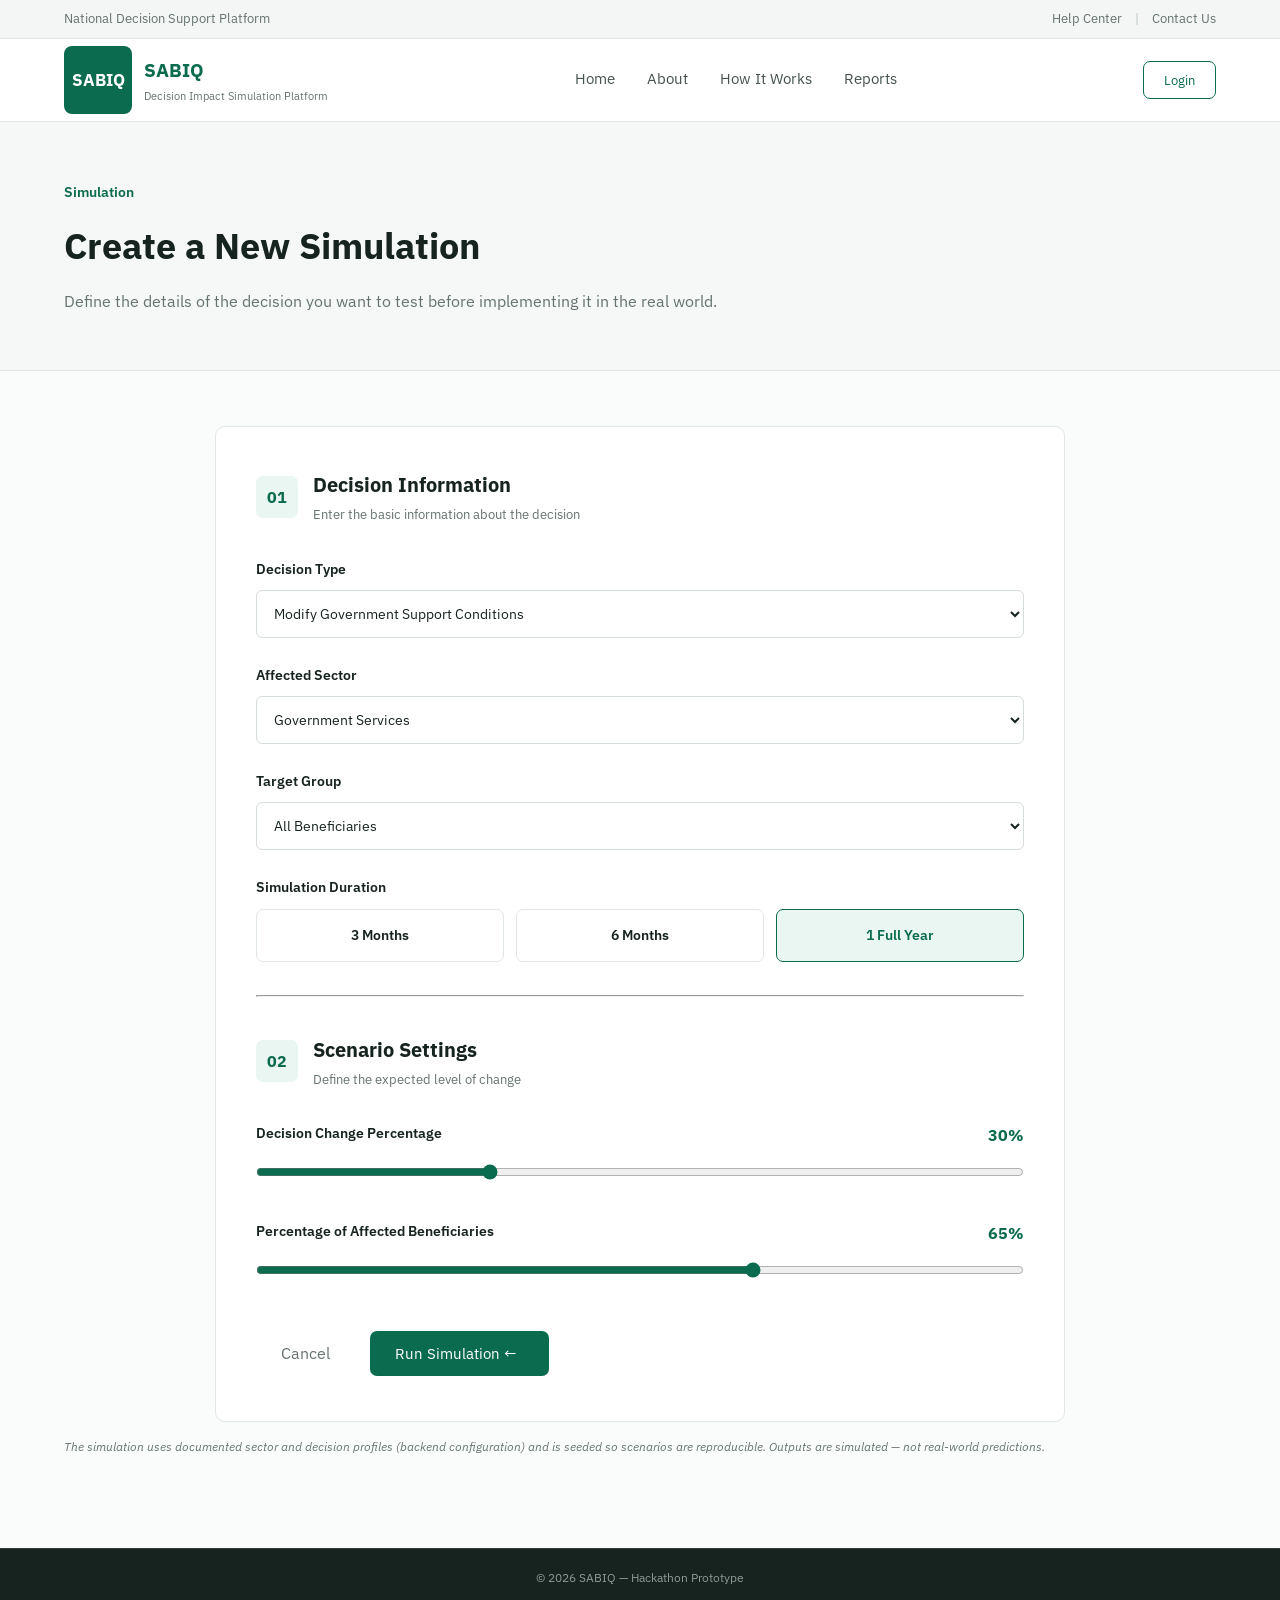
<file: simulation.html>
<!DOCTYPE html>
<html lang="en" dir="ltr">

<head>

    <meta charset="UTF-8">
    <meta name="viewport" content="width=device-width, initial-scale=1.0">

    <title>Start New Simulation | SABIQ</title>

    <link rel="preconnect" href="https://fonts.googleapis.com">
    <link rel="preconnect" href="https://fonts.gstatic.com" crossorigin>

    <link href="https://fonts.googleapis.com/css2?family=IBM+Plex+Sans:wght@400;500;600;700&display=swap"
        rel="stylesheet">

    <link rel="stylesheet" href="style.css">

</head>

<body>

    <!-- Top Bar -->

    <div class="top-bar">

        <div class="container top-content">

            <span>National Decision Support Platform</span>

            <div>
                <a href="#">Help Center</a>
                <span class="separator">|</span>
                <a href="#">Contact Us</a>
            </div>

        </div>

    </div>


    <!-- Navbar -->

    <header>

        <div class="container navbar">

            <div class="brand">

                <div class="logo">
                    SABIQ
                </div>

                <div class="brand-text">
                    <strong>SABIQ</strong>
                    <span>Decision Impact Simulation Platform</span>
                </div>

            </div>


            <nav>

                <a href="index.html">Home</a>

                <a href="index.html#about">
                    About
                </a>

                <a href="index.html#how">
                    How It Works
                </a>

                <a href="reports.html">
                    Reports
                </a>

            </nav>


            <button class="login-btn">
                Login
            </button>

        </div>

    </header>


    <!-- Page -->

    <main>

        <section class="page-header">

            <div class="container">

                <span>Simulation</span>

                <h1>
                    Create a New Simulation
                </h1>

                <p>
                    Define the details of the decision you want to test
                    before implementing it in the real world.
                </p>

            </div>

        </section>


        <section class="simulation-form-section">

            <div class="container">

                <div id="compareBanner" class="method-note" style="display:none;">
                    <strong>Comparison Mode</strong>
                    — You are configuring Scenario B. It will be compared with the
                    previously simulated Scenario A.
                </div>

                <div class="form-card">

                    <div class="form-title">

                        <div>
                            <span class="form-icon">01</span>

                            <div>
                                <h2>Decision Information</h2>

                                <p>
                                    Enter the basic information about the decision
                                </p>
                            </div>
                        </div>

                    </div>


                    <!-- Decision Type -->

                    <div class="form-group">

                        <label>
                            Decision Type
                        </label>

                        <select id="decisionType">

                            <option>
                                Modify Government Support Conditions
                            </option>

                            <option>
                                Launch a New Digital Service
                            </option>

                            <option>
                                Modify Sector Requirements
                            </option>

                            <option>
                                Reorganize a Government Service
                            </option>

                        </select>

                    </div>


                    <!-- Sector -->

                    <div class="form-group">

                        <label>
                            Affected Sector
                        </label>

                        <select id="sector">

                            <option>
                                Government Services
                            </option>

                            <option>
                                Economy and Commerce
                            </option>

                            <option>
                                Transportation
                            </option>

                            <option>
                                Healthcare
                            </option>

                            <option>
                                Education
                            </option>

                            <option>
                                Technology and Innovation
                            </option>

                        </select>

                    </div>


                    <!-- Target Group -->

                    <div class="form-group">

                        <label>
                            Target Group
                        </label>

                        <select id="targetGroup">

                            <option value="all">
                                All Beneficiaries
                            </option>

                            <option value="individuals">
                                Individuals
                            </option>

                            <option value="businesses">
                                Businesses
                            </option>

                            <option value="sme">
                                Small and Medium Enterprises
                            </option>

                        </select>

                    </div>


                    <!-- Simulation Duration -->

                    <div class="form-group">

                        <label>
                            Simulation Duration
                        </label>

                        <div class="duration-options">

                            <label class="duration-option">

                                <input
                                    type="radio"
                                    name="duration"
                                    value="3"
                                >

                                <span>3 Months</span>

                            </label>


                            <label class="duration-option">

                                <input
                                    type="radio"
                                    name="duration"
                                    value="6"
                                >

                                <span>6 Months</span>

                            </label>


                            <label class="duration-option selected">

                                <input
                                    type="radio"
                                    name="duration"
                                    value="12"
                                    checked
                                >

                                <span>1 Full Year</span>

                            </label>

                        </div>

                    </div>


                    <hr>


                    <!-- Scenario -->

                    <div class="form-title second">

                        <div>

                            <span class="form-icon">02</span>

                            <div>

                                <h2>Scenario Settings</h2>

                                <p>
                                    Define the expected level of change
                                </p>

                            </div>

                        </div>

                    </div>


                    <!-- Slider 1 -->

                    <div class="slider-group">

                        <div class="slider-label">

                            <label>
                                Decision Change Percentage
                            </label>

                            <strong id="changeValue">
                                30%
                            </strong>

                        </div>

                        <input
                            type="range"
                            id="changeSlider"
                            min="0"
                            max="100"
                            value="30"
                        >

                    </div>


                    <!-- Slider 2 -->

                    <div class="slider-group">

                        <div class="slider-label">

                            <label>
                                Percentage of Affected Beneficiaries
                            </label>

                            <strong id="peopleValue">
                                65%
                            </strong>

                        </div>

                        <input
                            type="range"
                            id="peopleSlider"
                            min="0"
                            max="100"
                            value="65"
                        >

                    </div>


                    <!-- Buttons -->

                    <div class="form-actions">

                        <a href="index.html" class="cancel-btn">
                            Cancel
                        </a>

                        <button
                            class="primary-btn"
                            onclick="runSimulation()"
                        >

                            Run Simulation

                            <span>←</span>

                        </button>

                    </div>

                </div>

                <p class="note-text margin-top">
                    The simulation uses documented sector and decision profiles
                    (backend configuration) and is seeded so scenarios are
                    reproducible. Outputs are simulated — not real-world predictions.
                </p>

            </div>

        </section>

    </main>


    <footer>

        <div class="copyright">
            © 2026 SABIQ — Hackathon Prototype
        </div>

    </footer>


    <script src="script.js"></script>

</body>

</html>
</file>
<file: style.css>
* {
    margin: 0;
    padding: 0;
    box-sizing: border-box;
}

:root {
    --green: #0b6b4f;
    --dark-green: #07553f;
    --light-green: #eaf6f1;
    --gold: #c6a15b;
    --dark: #17231f;
    --gray: #66736e;
    --light-gray: #f5f7f6;
    --border: #e1e7e4;
    --white: #ffffff;
}

body {
    font-family: "IBM Plex Sans", Arial, sans-serif;
    background: var(--white);
    color: var(--dark);
    line-height: 1.8;
}

.container {
    width: 90%;
    max-width: 1250px;
    margin: auto;
}


/* =========================
   Top Bar
========================= */

.top-bar {
    background: #f3f6f4;
    border-bottom: 1px solid var(--border);
    color: var(--gray);
    font-size: 13px;
}

.top-content {
    height: 38px;
    display: flex;
    justify-content: space-between;
    align-items: center;
}

.top-content a {
    color: var(--gray);
    text-decoration: none;
}

.separator {
    margin: 0 10px;
    color: #b9c2be;
}


/* =========================
   Navbar
========================= */

header {
    background: white;
    border-bottom: 1px solid var(--border);
}

.navbar {
    height: 82px;
    display: flex;
    align-items: center;
    justify-content: space-between;
}

.brand {
    display: flex;
    align-items: center;
    gap: 12px;
}

.logo {
    width: 68px;
    height: 68px;
    border-radius: 8px;
    background: var(--green);
    color: white;
    display: flex;
    justify-content: center;
    align-items: center;
    font-weight: bold;
    font-size: 17px;
}

.brand-text {
    display: flex;
    flex-direction: column;
}

.brand-text strong {
    font-size: 19px;
    color: var(--green);
}

.brand-text span {
    color: var(--gray);
    font-size: 11px;
}


nav {
    display: flex;
    gap: 32px;
}

nav a {
    color: #45524d;
    text-decoration: none;
    font-size: 15px;
    padding: 28px 0;
    border-bottom: 3px solid transparent;
}

nav a:hover,
nav a.active {
    color: var(--green);
    border-bottom-color: var(--green);
}

.login-btn {
    background: white;
    color: var(--green);
    border: 1px solid var(--green);
    border-radius: 7px;
    padding: 9px 20px;
    font-family: inherit;
    cursor: pointer;
}

.login-btn:hover {
    background: var(--light-green);
}


/* =========================
   Hero
========================= */

.hero {
    background:
        linear-gradient(
            90deg,
            #ffffff 0%,
            #f8fbfa 55%,
            #eef7f3 100%
        );

    padding: 80px 0;
    border-bottom: 1px solid var(--border);
}

.hero-content {
    display: flex;
    align-items: center;
    justify-content: space-between;
    gap: 80px;
}

.hero-text {
    max-width: 650px;
}

.section-label {
    display: inline-block;
    color: var(--green);
    background: var(--light-green);
    padding: 5px 14px;
    border-radius: 5px;
    font-size: 13px;
    font-weight: 600;
    margin-bottom: 18px;
}

.hero h1 {
    font-size: 48px;
    line-height: 1.3;
    margin-bottom: 22px;
    color: #18241f;
}

.hero h1 span {
    color: var(--green);
}

.hero-text p {
    color: var(--gray);
    font-size: 17px;
    max-width: 600px;
    margin-bottom: 30px;
}

.hero-buttons {
    display: flex;
    gap: 12px;
}

.primary-btn {
    background: var(--green);
    color: white;
    border: none;
    border-radius: 7px;
    padding: 13px 25px;
    font-family: inherit;
    font-size: 15px;
    cursor: pointer;
    transition: 0.2s;
}

.primary-btn:hover {
    background: var(--dark-green);
    transform: translateY(-2px);
}

.primary-btn span {
    margin-right: 8px;
}

.secondary-btn {
    background: white;
    color: var(--green);
    border: 1px solid var(--border);
    border-radius: 7px;
    padding: 13px 25px;
    font-family: inherit;
    font-size: 15px;
    cursor: pointer;
}

.secondary-btn:hover {
    border-color: var(--green);
}


/* =========================
   Simulation Card
========================= */

.simulation-card {
    width: 420px;
    background: white;
    border: 1px solid var(--border);
    border-radius: 12px;
    padding: 28px;
    box-shadow: 0 15px 40px rgba(24, 55, 43, 0.08);
}

.card-title {
    display: flex;
    justify-content: space-between;
    align-items: center;
    color: #46534e;
    font-size: 14px;
}

.card-title > div {
    display: flex;
    align-items: center;
    gap: 8px;
}

.live-dot {
    width: 8px;
    height: 8px;
    background: #1b9a6f;
    border-radius: 50%;
}

.ready {
    color: var(--green);
    font-size: 12px;
    background: var(--light-green);
    padding: 4px 9px;
    border-radius: 4px;
}

.simulation-circle {
    width: 190px;
    height: 190px;
    margin: 35px auto;
    border-radius: 50%;
    border: 10px solid #e6f2ed;
    border-top-color: var(--green);
    display: flex;
    justify-content: center;
    align-items: center;
}

.circle-content {
    text-align: center;
    display: flex;
    flex-direction: column;
}

.circle-content strong {
    color: var(--green);
    font-size: 42px;
    line-height: 1.2;
}

.circle-content span {
    color: var(--gray);
    font-size: 13px;
}

.card-stats {
    display: grid;
    grid-template-columns: repeat(3, 1fr);
    border-top: 1px solid var(--border);
    padding-top: 20px;
}

.card-stats div {
    text-align: center;
    border-left: 1px solid var(--border);
}

.card-stats div:last-child {
    border-left: none;
}

.card-stats strong {
    display: block;
    color: var(--green);
    font-size: 18px;
}

.card-stats span {
    color: var(--gray);
    font-size: 11px;
}


/* =========================
   Statistics
========================= */

.stats-section {
    background: white;
    border-bottom: 1px solid var(--border);
}

.stats-grid {
    display: grid;
    grid-template-columns: repeat(4, 1fr);
}

.stat {
    padding: 30px;
    text-align: center;
    border-left: 1px solid var(--border);
}

.stat:last-child {
    border-left: none;
}

.stat strong {
    display: block;
    color: var(--green);
    font-size: 28px;
}

.stat span {
    color: var(--gray);
    font-size: 13px;
}


/* =========================
   Sections
========================= */

.section {
    padding: 90px 0;
}

.section-heading {
    text-align: center;
    max-width: 720px;
    margin: auto;
}

.section-heading > span {
    color: var(--green);
    font-size: 14px;
    font-weight: 600;
}

.section-heading h2 {
    font-size: 32px;
    margin: 10px 0;
}

.section-heading h2 strong {
    color: var(--green);
}

.section-heading p {
    color: var(--gray);
}


/* =========================
   Features
========================= */

.about {
    background: var(--light-gray);
}

.feature-grid {
    display: grid;
    grid-template-columns: repeat(3, 1fr);
    gap: 20px;
    margin-top: 45px;
}

.feature-card {
    background: white;
    border: 1px solid var(--border);
    border-radius: 10px;
    padding: 30px;
    transition: 0.2s;
}

.feature-card:hover {
    transform: translateY(-4px);
    box-shadow: 0 10px 25px rgba(0,0,0,0.05);
}

.icon {
    width: 48px;
    height: 48px;
    display: flex;
    justify-content: center;
    align-items: center;
    background: var(--light-green);
    color: var(--green);
    border-radius: 7px;
    font-size: 23px;
    margin-bottom: 18px;
}

.feature-card h3 {
    margin-bottom: 8px;
    font-size: 19px;
}

.feature-card p {
    color: var(--gray);
    font-size: 14px;
}


/* =========================
   Steps
========================= */

.steps {
    display: grid;
    grid-template-columns: repeat(3, 1fr);
    gap: 20px;
    margin-top: 45px;
}

.step {
    border: 1px solid var(--border);
    border-radius: 10px;
    padding: 30px;
    position: relative;
}

.step-number {
    color: var(--green);
    font-size: 30px;
    font-weight: bold;
    margin-bottom: 15px;
}

.step h3 {
    margin-bottom: 8px;
}

.step p {
    color: var(--gray);
    font-size: 14px;
}


/* =========================
   CTA
========================= */

.cta {
    background: var(--dark-green);
    color: white;
    text-align: center;
    padding: 70px 0;
}

.cta h2 {
    font-size: 32px;
    margin-bottom: 10px;
}

.cta p {
    color: #d3e5de;
    margin-bottom: 25px;
}

.cta .primary-btn {
    background: white;
    color: var(--green);
}

.cta .primary-btn:hover {
    background: #f2f7f5;
}


/* =========================
   Footer
========================= */

footer {
    background: #17231f;
    color: white;
}

.footer-content {
    display: flex;
    justify-content: space-between;
    padding: 35px 0;
}

.footer-content strong {
    color: #9ed8c3;
    font-size: 19px;
}

.footer-content p {
    color: #aebbb6;
    font-size: 13px;
}

.footer-links {
    display: flex;
    gap: 25px;
    align-items: center;
}

.footer-links a {
    color: #c5cfcb;
    text-decoration: none;
    font-size: 13px;
}

.copyright {
    border-top: 1px solid #30413a;
    text-align: center;
    padding: 18px;
    color: #8c9b95;
    font-size: 12px;
}


/* =========================
   Responsive
========================= */

@media (max-width: 900px) {

    nav {
        display: none;
    }

    .hero-content {
        flex-direction: column;
        text-align: center;
    }

    .hero-buttons {
        justify-content: center;
    }

    .simulation-card {
        width: 100%;
        max-width: 420px;
    }

    .stats-grid,
    .feature-grid,
    .steps {
        grid-template-columns: 1fr;
    }

    .stat {
        border-left: none;
        border-bottom: 1px solid var(--border);
    }

    .footer-content {
        flex-direction: column;
        gap: 20px;
    }
}
/* =========================
   Internal Pages
========================= */

.page-header {
    background: #f5f8f6;
    border-bottom: 1px solid var(--border);
    padding: 55px 0;
}


.page-header span {
    color: var(--green);
    font-size: 14px;
    font-weight: 600;
}

.page-header h1 {
    font-size: 36px;
    margin: 8px 0;
}

.page-header p {
    color: var(--gray);
}


/* Simulation Form */

.simulation-form-section {
    background: #fafcfb;
    padding: 55px 0 90px;
}

.form-card {
    max-width: 850px;
    margin: auto;
    background: white;
    border: 1px solid var(--border);
    border-radius: 10px;
    padding: 40px;
}

.form-title {
    margin-bottom: 30px;
}

.form-title > div {
    display: flex;
    align-items: center;
    gap: 15px;
}

.form-title h2 {
    font-size: 20px;
}

.form-title p {
    color: var(--gray);
    font-size: 13px;
}

.form-title.second {
    margin-top: 35px;
}

.form-icon {
    width: 42px;
    height: 42px;
    border-radius: 7px;
    background: var(--light-green);
    color: var(--green);
    display: flex;
    justify-content: center;
    align-items: center;
    font-weight: bold;
}

.form-group {
    margin-bottom: 25px;
}

.form-group label {
    display: block;
    font-weight: 600;
    font-size: 14px;
    margin-bottom: 8px;
}

.form-group select {
    width: 100%;
    padding: 13px;
    border: 1px solid #d5ddda;
    border-radius: 6px;
    background: white;
    font-family: inherit;
    color: var(--dark);
    font-size: 14px;
}

.form-group select:focus {
    outline: none;
    border-color: var(--green);
}


/* Duration */

.duration-options {
    display: grid;
    grid-template-columns: repeat(3, 1fr);
    gap: 12px;
}

.duration-option {
    border: 1px solid var(--border);
    padding: 13px;
    border-radius: 7px;
    text-align: center;
    cursor: pointer;
}

.duration-option input {
    display: none;
}

.duration-option:has(input:checked) {
    border-color: var(--green);
    background: var(--light-green);
    color: var(--green);
}


/* Sliders */

.slider-group {
    margin: 30px 0;
}

.slider-label {
    display: flex;
    justify-content: space-between;
    margin-bottom: 10px;
}

.slider-label label {
    font-weight: 600;
    font-size: 14px;
}

.slider-label strong {
    color: var(--green);
}

.slider-group input[type="range"] {
    width: 100%;
    accent-color: var(--green);
}


/* Form Buttons */

.form-actions {
    display: flex;
    justify-content: flex-start;
    align-items: center;
    gap: 15px;
    margin-top: 40px;
}

.cancel-btn {
    color: var(--gray);
    text-decoration: none;
    padding: 13px 25px;
}


/* =========================
   Results
========================= */

.results-section {
    background: #fafcfb;
    padding: 45px 0 80px;
}

.result-status {
    background: white;
    border: 1px solid var(--border);
    padding: 18px 25px;
    border-radius: 8px;
    display: flex;
    justify-content: space-between;
    align-items: center;
    margin-bottom: 20px;
}

.result-status > div {
    display: flex;
    align-items: center;
    gap: 12px;
}

.success-icon {
    width: 40px;
    height: 40px;
    background: var(--light-green);
    color: var(--green);
    border-radius: 50%;
    display: flex;
    align-items: center;
    justify-content: center;
    font-weight: bold;
}

.result-status strong {
    display: block;
}

.result-status p {
    color: var(--gray);
    font-size: 12px;
}

.date {
    color: var(--gray);
    font-size: 12px;
}


/* Results Grid */

.results-grid {
    display: grid;
    grid-template-columns: 1fr 1fr;
    gap: 20px;
    margin-bottom: 20px;
}

.risk-card,
.summary-card,
.dashboard-card {
    background: white;
    border: 1px solid var(--border);
    border-radius: 10px;
    padding: 30px;
}

.risk-card > span {
    color: var(--gray);
    font-size: 14px;
}

.risk-number {
    color: #b4771c;
    font-size: 55px;
    font-weight: bold;
    margin: 10px 0;
}

.risk-number small {
    color: var(--gray);
    font-size: 20px;
}

.risk-bar {
    height: 8px;
    background: #edf0ee;
    border-radius: 10px;
    overflow: hidden;
    margin-bottom: 15px;
}

.risk-bar div {
    width: 72%;
    height: 100%;
    background: #c58b35;
}

.risk-high {
    color: #a36a13;
    font-size: 14px;
}

.risk-card p {
    color: var(--gray);
    font-size: 13px;
    margin-top: 10px;
}


/* Summary */

.summary-card h3 {
    margin-bottom: 15px;
}

.impact-row {
    display: flex;
    justify-content: space-between;
    padding: 13px 0;
    border-bottom: 1px solid var(--border);
}

.impact-row:last-child {
    border-bottom: none;
}

.impact-row span {
    color: var(--gray);
}

.impact-row strong {
    color: var(--green);
}


/* Dashboard */

.dashboard-card {
    margin-bottom: 20px;
}

.dashboard-title {
    display: flex;
    justify-content: space-between;
    align-items: center;
}

.dashboard-title > div > span {
    color: var(--green);
    font-size: 12px;
}

.dashboard-title h2 {
    font-size: 21px;
    margin-top: 3px;
}

.dashboard-title select {
    padding: 8px 15px;
    border: 1px solid var(--border);
    border-radius: 6px;
    font-family: inherit;
}


/* Fake Chart */

.chart-placeholder {
    height: 280px;
    margin-top: 30px;
    border-bottom: 1px solid var(--border);
    position: relative;
}

.chart-line {
    height: 220px;
    display: flex;
    align-items: flex-end;
    gap: 5%;
    padding: 0 20px;
}

.chart-line span {
    width: 5%;
    background: #2b8c70;
    border-radius: 4px 4px 0 0;
    transition: 0.3s;
}

.chart-line span:hover {
    opacity: 0.7;
}

.chart-labels {
    display: flex;
    justify-content: space-between;
    color: var(--gray);
    font-size: 11px;
    padding: 10px 20px;
}


/* Domino */

.domino {
    display: flex;
    align-items: center;
    justify-content: center;
    gap: 12px;
    margin-top: 35px;
}

.domino-item {
    border: 1px solid var(--border);
    border-radius: 8px;
    padding: 18px;
    text-align: center;
    width: 190px;
}

.domino-icon {
    color: var(--green);
    font-weight: bold;
    margin-bottom: 8px;
}

.domino-item strong {
    display: block;
    font-size: 14px;
}

.domino-item span {
    color: var(--gray);
    font-size: 11px;
}

.domino-item.warning {
    border-color: #e0c99d;
    background: #fffaf0;
}

.domino-item.warning .domino-icon {
    color: #b4771c;
}

.arrow {
    color: var(--green);
    font-size: 22px;
}


/* Recommendation */

.recommendation {
    display: flex;
    align-items: flex-start;
    gap: 20px;
    background: var(--light-green);
    border: 1px solid #cfe6dc;
    border-radius: 10px;
    padding: 25px;
    margin-bottom: 25px;
}

.recommendation-icon {
    width: 45px;
    height: 45px;
    border-radius: 7px;
    background: var(--green);
    color: white;
    display: flex;
    align-items: center;
    justify-content: center;
}

.recommendation span {
    color: var(--green);
    font-size: 13px;
}

.recommendation h2 {
    font-size: 19px;
    margin: 3px 0;
}

.recommendation p {
    color: var(--gray);
    font-size: 13px;
}

.result-actions {
    display: flex;
    gap: 12px;
}


/* =========================
   Reports
========================= */

.reports-section {
    background: #fafcfb;
    padding: 55px 0 90px;
}

.reports-header {
    display: flex;
    justify-content: space-between;
    align-items: center;
    margin-bottom: 25px;
}

.reports-header h2 {
    font-size: 22px;
}

.reports-header p {
    color: var(--gray);
    font-size: 13px;
}

.reports-table {
    background: white;
    border: 1px solid var(--border);
    border-radius: 10px;
    overflow: hidden;
}

.table-head,
.table-row {
    display: grid;
    grid-template-columns: 1.5fr 1fr 1fr 1.2fr 1fr;
    align-items: center;
    gap: 15px;
    padding: 18px 25px;
}

.table-head {
    background: #f3f6f4;
    color: var(--gray);
    font-size: 12px;
    font-weight: 600;
}

.table-row {
    border-top: 1px solid var(--border);
    font-size: 13px;
}

.table-row a {
    color: var(--green);
    text-decoration: none;
    font-weight: 600;
}

.high {
    color: #b4771c;
    font-weight: bold;
}

.medium {
    color: #8c7518;
    font-weight: bold;
}

.low {
    color: var(--green);
    font-weight: bold;
}


/* Responsive */

@media (max-width: 800px) {

    .results-grid {
        grid-template-columns: 1fr;
    }

    .domino {
        flex-direction: column;
    }

    .arrow {
        transform: rotate(90deg);
    }

    .table-head {
        display: none;
    }

    .table-row {
        grid-template-columns: 1fr;
        gap: 8px;
    }

    .duration-options {
        grid-template-columns: 1fr;
    }

    .result-status {
        flex-direction: column;
        align-items: flex-start;
        gap: 12px;
    }

}

/* النوافذ المنبثقة */

.modal {
    display: none;
    position: fixed;
    inset: 0;
    background: rgba(0, 0, 0, 0.45);
    justify-content: center;
    align-items: center;
    z-index: 9999;
    padding: 20px;
}

.modal-content {
    position: relative;
    background: white;
    width: 100%;
    max-width: 450px;
    padding: 35px;
    border-radius: 16px;
    box-shadow: 0 15px 40px rgba(0, 0, 0, 0.15);
}

.close-btn {
    position: absolute;
    top: 15px;
    left: 18px;
    border: none;
    background: none;
    font-size: 28px;
    color: #66736e;
    cursor: pointer;
}

.modal-header {
    text-align: center;
    margin-bottom: 25px;
}

.modal-header h2 {
    margin-bottom: 8px;
    color: var(--dark);
}

.modal-header p {
    color: var(--gray);
}

.modal-content .form-group {
    margin-bottom: 18px;
}

.modal-content input {
    width: 100%;
    padding: 13px;
    margin-top: 7px;
    border: 1px solid var(--border);
    border-radius: 8px;
    font-family: inherit;
    box-sizing: border-box;
}

.modal-login-btn {
    width: 100%;
    margin-top: 10px;
    border: none;
    cursor: pointer;
}

.login-note {
    text-align: center;
    margin-top: 18px;
    font-size: 13px;
    color: var(--gray);
}

.privacy-content {
    max-width: 600px;
    line-height: 1.9;
}

.privacy-content p {
    color: var(--gray);
    margin-bottom: 15px;
}
/* ============================
   Simulation Statistics
   ============================ */

.stats-grid {

    display: grid;

    grid-template-columns:
        repeat(4, 1fr);

    gap: 15px;

    margin-top: 25px;

}


.stat-box {

    background: #f8fafc;

    border: 1px solid #e5e7eb;

    border-radius: 14px;

    padding: 22px;

    text-align: center;

}


.stat-box strong {

    display: block;

    font-size: 28px;

    margin-bottom: 8px;

}


.stat-box span {

    color: #64748b;

    font-size: 14px;

}


/* ============================
   Detailed Impact
   ============================ */

.detailed-impact {

    margin-top: 20px;

}


.detail-row {

    display: flex;

    justify-content: space-between;

    align-items: center;

    padding: 18px 0;

    border-bottom:
        1px solid #e5e7eb;

}


.detail-row:last-child {

    border-bottom: none;

}


.detail-row strong {

    font-size: 18px;

}


/* ============================
   Simulation Chart
   ============================ */

.simulation-chart {

    height: 280px;

    display: flex;

    align-items: flex-end;

    gap: 10px;

    padding: 20px;

    border-bottom:
        1px solid #ddd;

}


.chart-column {

    flex: 1;

    height: 100%;

    display: flex;

    align-items: flex-end;

    justify-content: center;

}


.chart-bar {

    width: 70%;

    min-height: 5px;

    border-radius:
        8px 8px 0 0;

    background: #2563eb;

    transition:
        height 0.5s ease;

}


.chart-labels {

    display: flex;

    gap: 10px;

    padding: 12px 20px;

}


.chart-labels span {

    flex: 1;

    text-align: center;

    font-size: 12px;

    color: #64748b;

}


/* ============================
   Mobile
   ============================ */

@media (max-width: 768px) {

    .stats-grid {

        grid-template-columns:
            repeat(2, 1fr);

    }

}

/* ============================
   Methodology note
   ============================ */

.method-note {
    background: #eef7f3;
    border: 1px solid #cfe6dc;
    border-left: 4px solid var(--green);
    border-radius: 8px;
    padding: 14px 18px;
    margin-bottom: 20px;
    font-size: 13px;
    color: #37524a;
}

.method-note strong {
    color: var(--green);
}

.margin-top {
    margin-top: 20px;
}

/* ============================
   Card sub + note text
   ============================ */

.card-sub {
    color: var(--gray);
    font-size: 13px;
    margin: 6px 0 0;
}

.note-text {
    color: var(--gray);
    font-size: 12px;
    margin-top: 14px;
    font-style: italic;
}

/* ============================
   Risk breakdown
   ============================ */

.breakdown-list {
    margin-top: 20px;
}

.breakdown-row {
    padding: 12px 0;
    border-bottom: 1px solid var(--border);
}

.breakdown-row:last-child {
    border-bottom: none;
}

.breakdown-info {
    display: flex;
    justify-content: space-between;
    align-items: center;
    margin-bottom: 6px;
}

.breakdown-label {
    color: var(--dark);
    font-size: 14px;
}

.breakdown-info strong {
    color: var(--green);
    font-size: 14px;
}

.breakdown-track {
    height: 8px;
    background: #edf0ee;
    border-radius: 10px;
    overflow: hidden;
}

.breakdown-fill {
    height: 100%;
    background: linear-gradient(90deg, #2b8c70, var(--green));
    border-radius: 10px;
    transition: width 0.4s ease;
}

.breakdown-contribution {
    display: block;
    text-align: right;
    color: var(--gray);
    font-size: 11px;
    margin-top: 4px;
}

/* ============================
   Explanation
   ============================ */

.explain-summary {
    color: var(--dark);
    font-size: 15px;
    margin-top: 16px;
    line-height: 1.7;
}

.explain-drivers {
    margin: 18px 0 4px 0;
    padding: 0;
    list-style: none;
}

.explain-drivers li {
    position: relative;
    padding: 8px 0 8px 22px;
    border-bottom: 1px solid var(--border);
    color: #45524d;
    font-size: 14px;
}

.explain-drivers li::before {
    content: "◆";
    position: absolute;
    left: 0;
    color: var(--green);
    font-size: 11px;
    top: 12px;
}

.explain-drivers li:last-child {
    border-bottom: none;
}

.explain-meta {
    display: flex;
    gap: 24px;
    flex-wrap: wrap;
    margin-top: 16px;
    padding: 14px;
    background: var(--light-gray);
    border-radius: 8px;
}

.explain-meta > div span {
    display: block;
    color: var(--gray);
    font-size: 12px;
}

.explain-meta > div strong {
    color: var(--green);
    font-size: 16px;
}

.explain-evidence {
    color: var(--gray);
    font-size: 13px;
    margin-top: 14px;
    background: #fafcfb;
    border: 1px dashed var(--border);
    border-radius: 8px;
    padding: 12px 14px;
}

/* ============================
   Context grid (sector / decision / dataset)
   ============================ */

.context-grid {
    display: grid;
    grid-template-columns: repeat(3, 1fr);
    gap: 16px;
    margin-top: 20px;
}

.context-box {
    background: #fafcfb;
    border: 1px solid var(--border);
    border-radius: 10px;
    padding: 18px;
}

.context-box h3 {
    font-size: 15px;
    color: var(--green);
    margin-bottom: 8px;
}

.context-box p {
    color: var(--gray);
    font-size: 12.5px;
    margin-bottom: 8px;
}

.context-list {
    margin: 0;
    padding: 0;
    list-style: none;
}

.context-list li {
    font-size: 12.5px;
    color: #45524d;
    padding: 4px 0;
    border-bottom: 1px dashed var(--border);
}

.context-list li:last-child {
    border-bottom: none;
}

.delta {
    color: var(--gray);
    font-size: 12px;
    margin-left: 8px;
    font-weight: normal;
}

/* ============================
   ML status badges
   ============================ */

.tag-on {
    color: var(--green);
    background: var(--light-green);
    padding: 5px 12px;
    border-radius: 5px;
    font-size: 12px;
    font-weight: 600;
    white-space: nowrap;
}

.tag-off {
    color: #8a5a1c;
    background: #fdf3e2;
    padding: 5px 12px;
    border-radius: 5px;
    font-size: 12px;
    font-weight: 600;
    white-space: nowrap;
}

/* ============================
   Comparison
   ============================ */

.comparison-section {
    border-left: 4px solid var(--gold);
}

.compare-cards {
    display: grid;
    grid-template-columns: 1fr 1fr;
    gap: 16px;
    margin-top: 20px;
}

.compare-card {
    background: var(--light-gray);
    border: 1px solid var(--border);
    border-radius: 10px;
    padding: 18px;
    text-align: center;
}

.compare-card h3 {
    font-size: 14px;
    color: var(--gray);
    margin-bottom: 6px;
}

.compare-card p {
    font-size: 13px;
    color: var(--dark);
    min-height: 40px;
}

.compare-card strong {
    display: block;
    font-size: 30px;
    color: var(--green);
}

.compare-card span {
    font-size: 12px;
    color: var(--gray);
}

.compare-table-wrap {
    overflow-x: auto;
    margin-top: 20px;
}

.compare-table {
    width: 100%;
    border-collapse: collapse;
    font-size: 13px;
}

.compare-table th,
.compare-table td {
    text-align: left;
    padding: 11px 14px;
    border-bottom: 1px solid var(--border);
}

.compare-table th {
    background: #f3f6f4;
    color: var(--gray);
    font-size: 12px;
    font-weight: 600;
}

.chart-empty {
    color: var(--gray);
    font-size: 14px;
    padding: 40px;
    text-align: center;
}

/* ============================
   Responsive additions
   ============================ */

@media (max-width: 900px) {

    .context-grid {
        grid-template-columns: 1fr;
    }

    .compare-cards {
        grid-template-columns: 1fr;
    }

}
</file>
